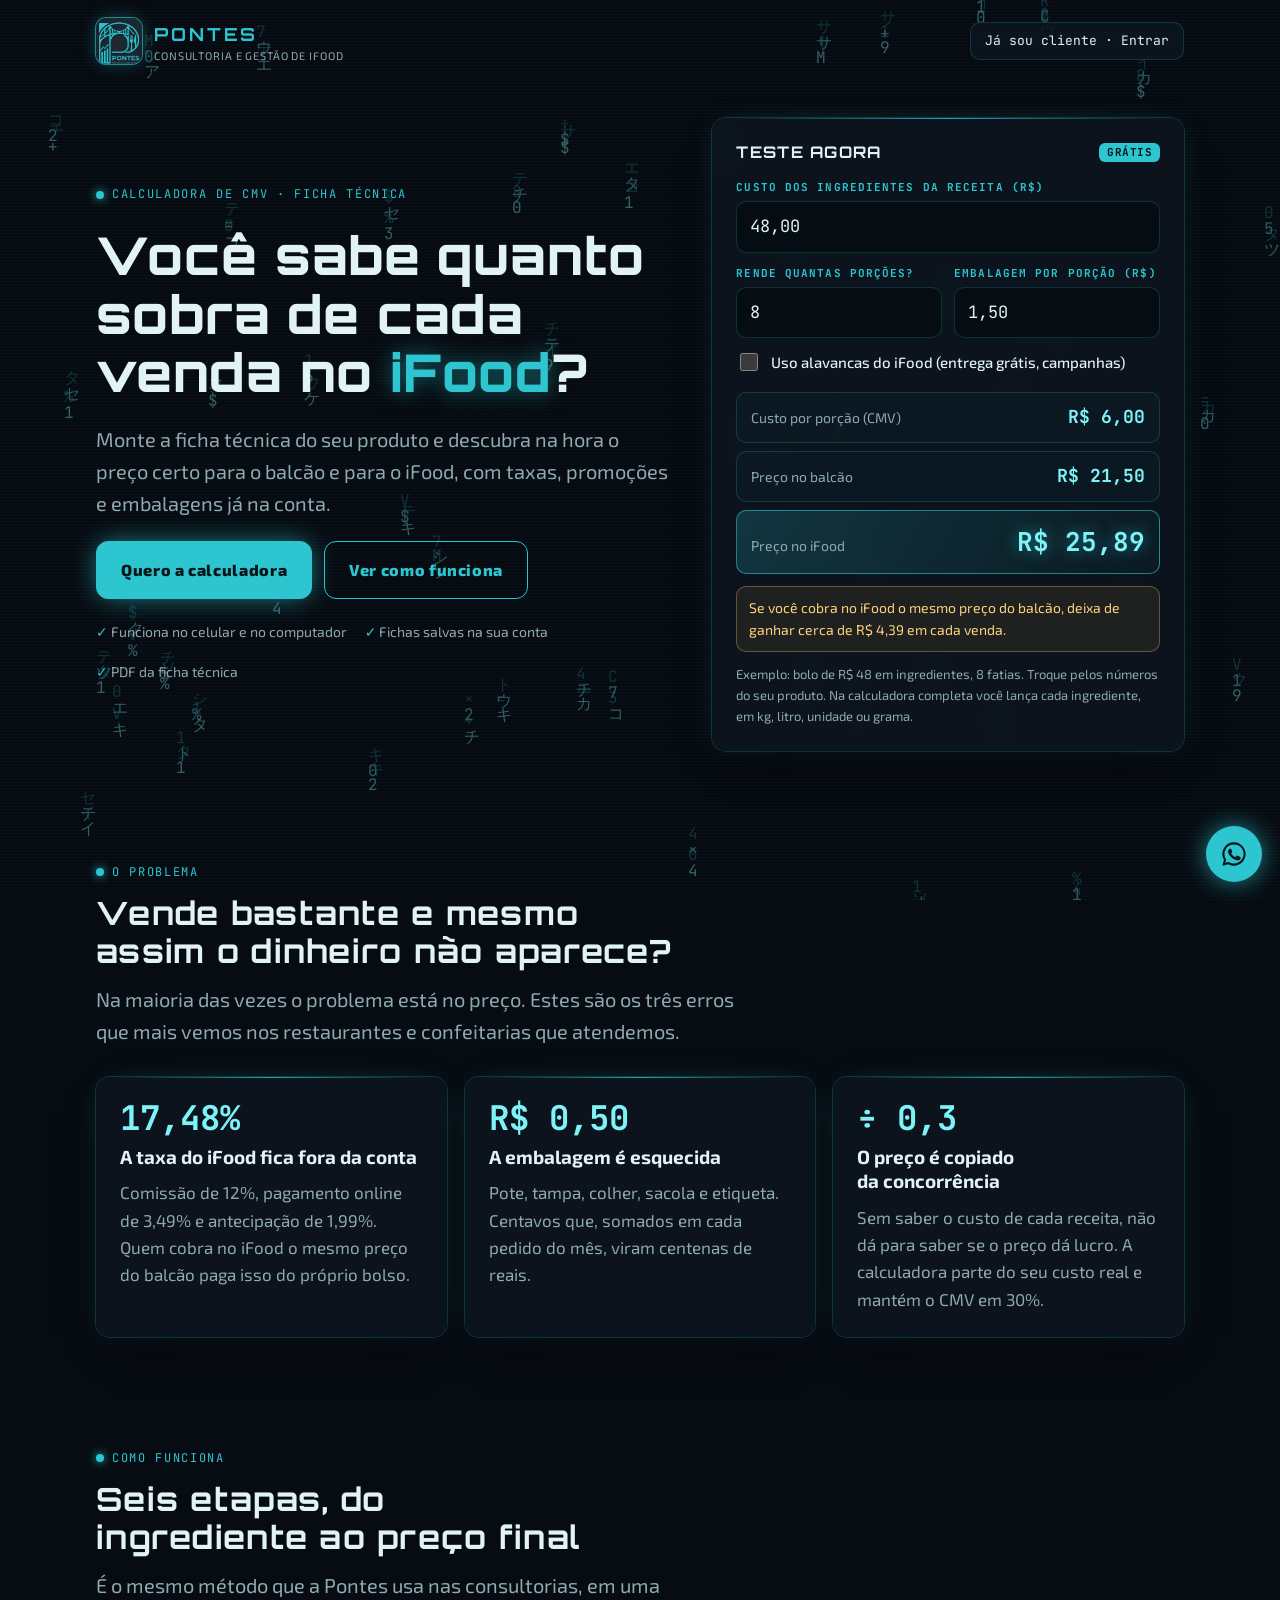
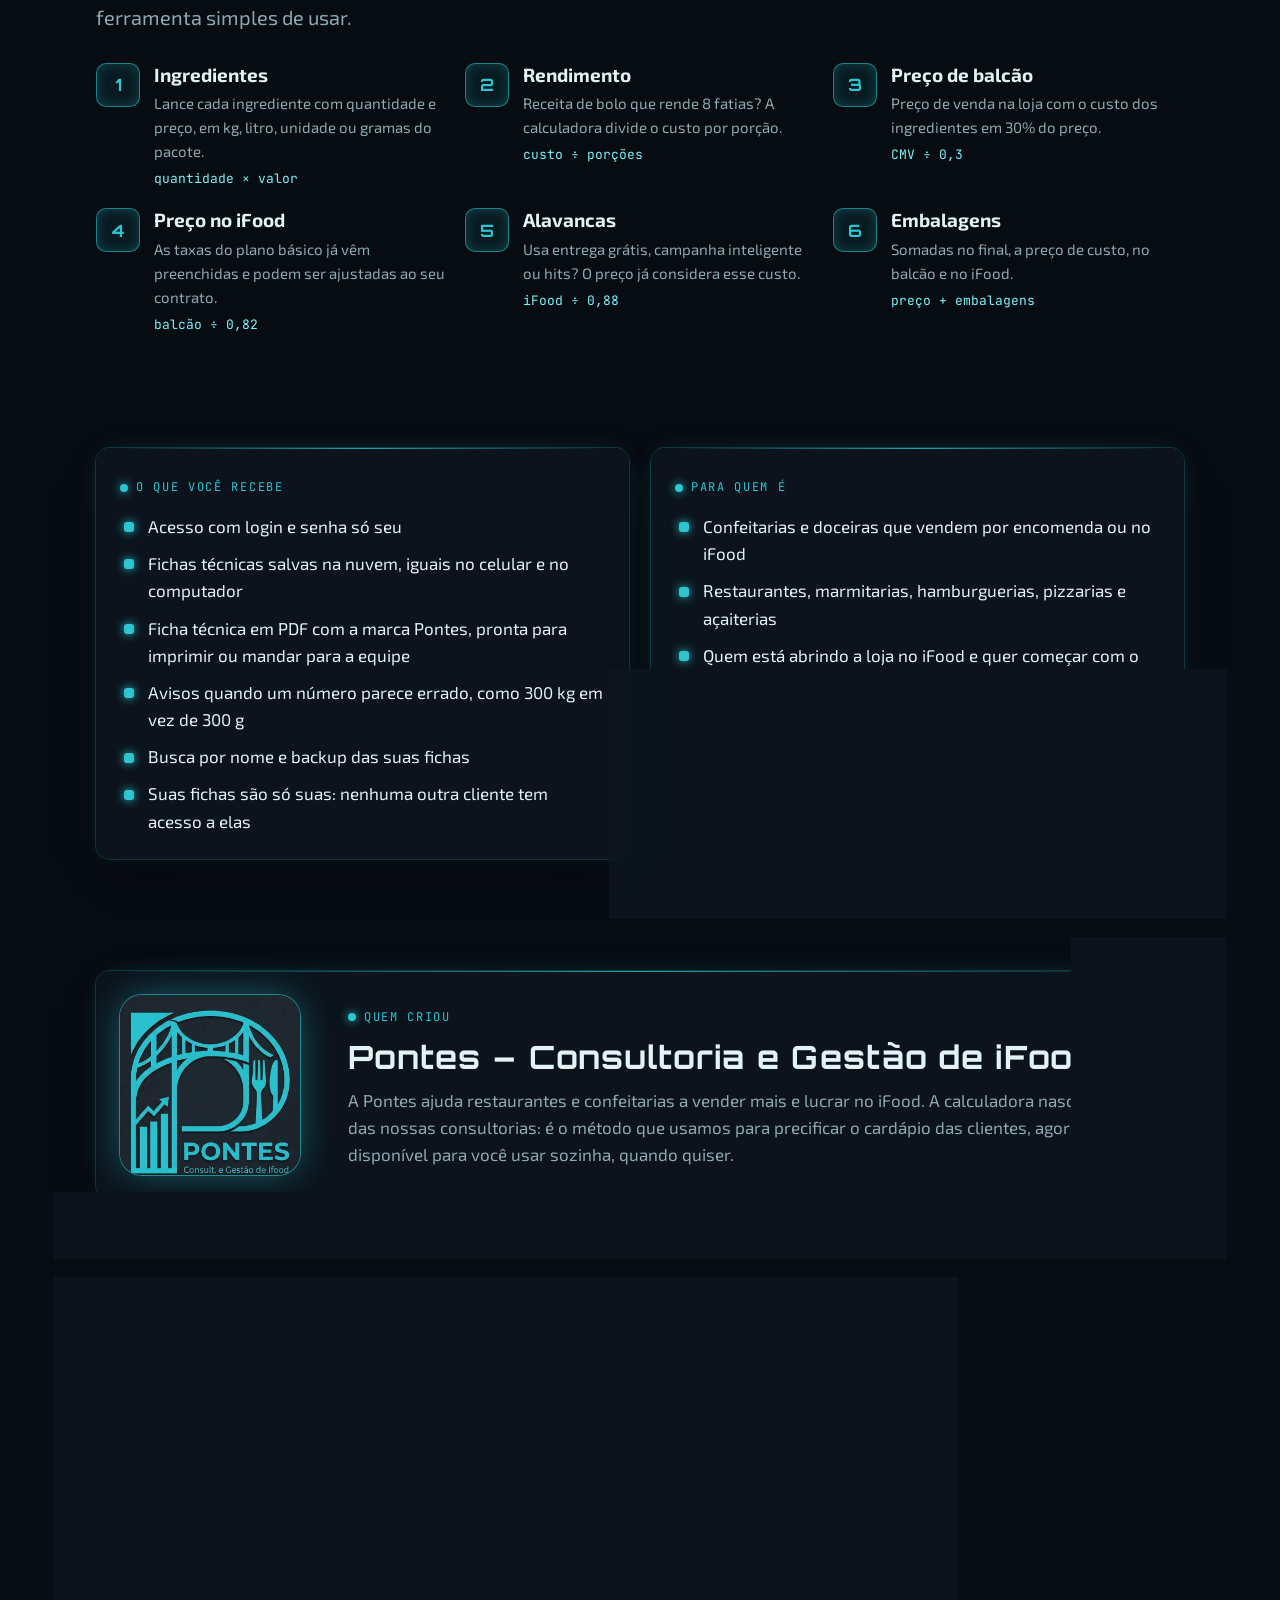
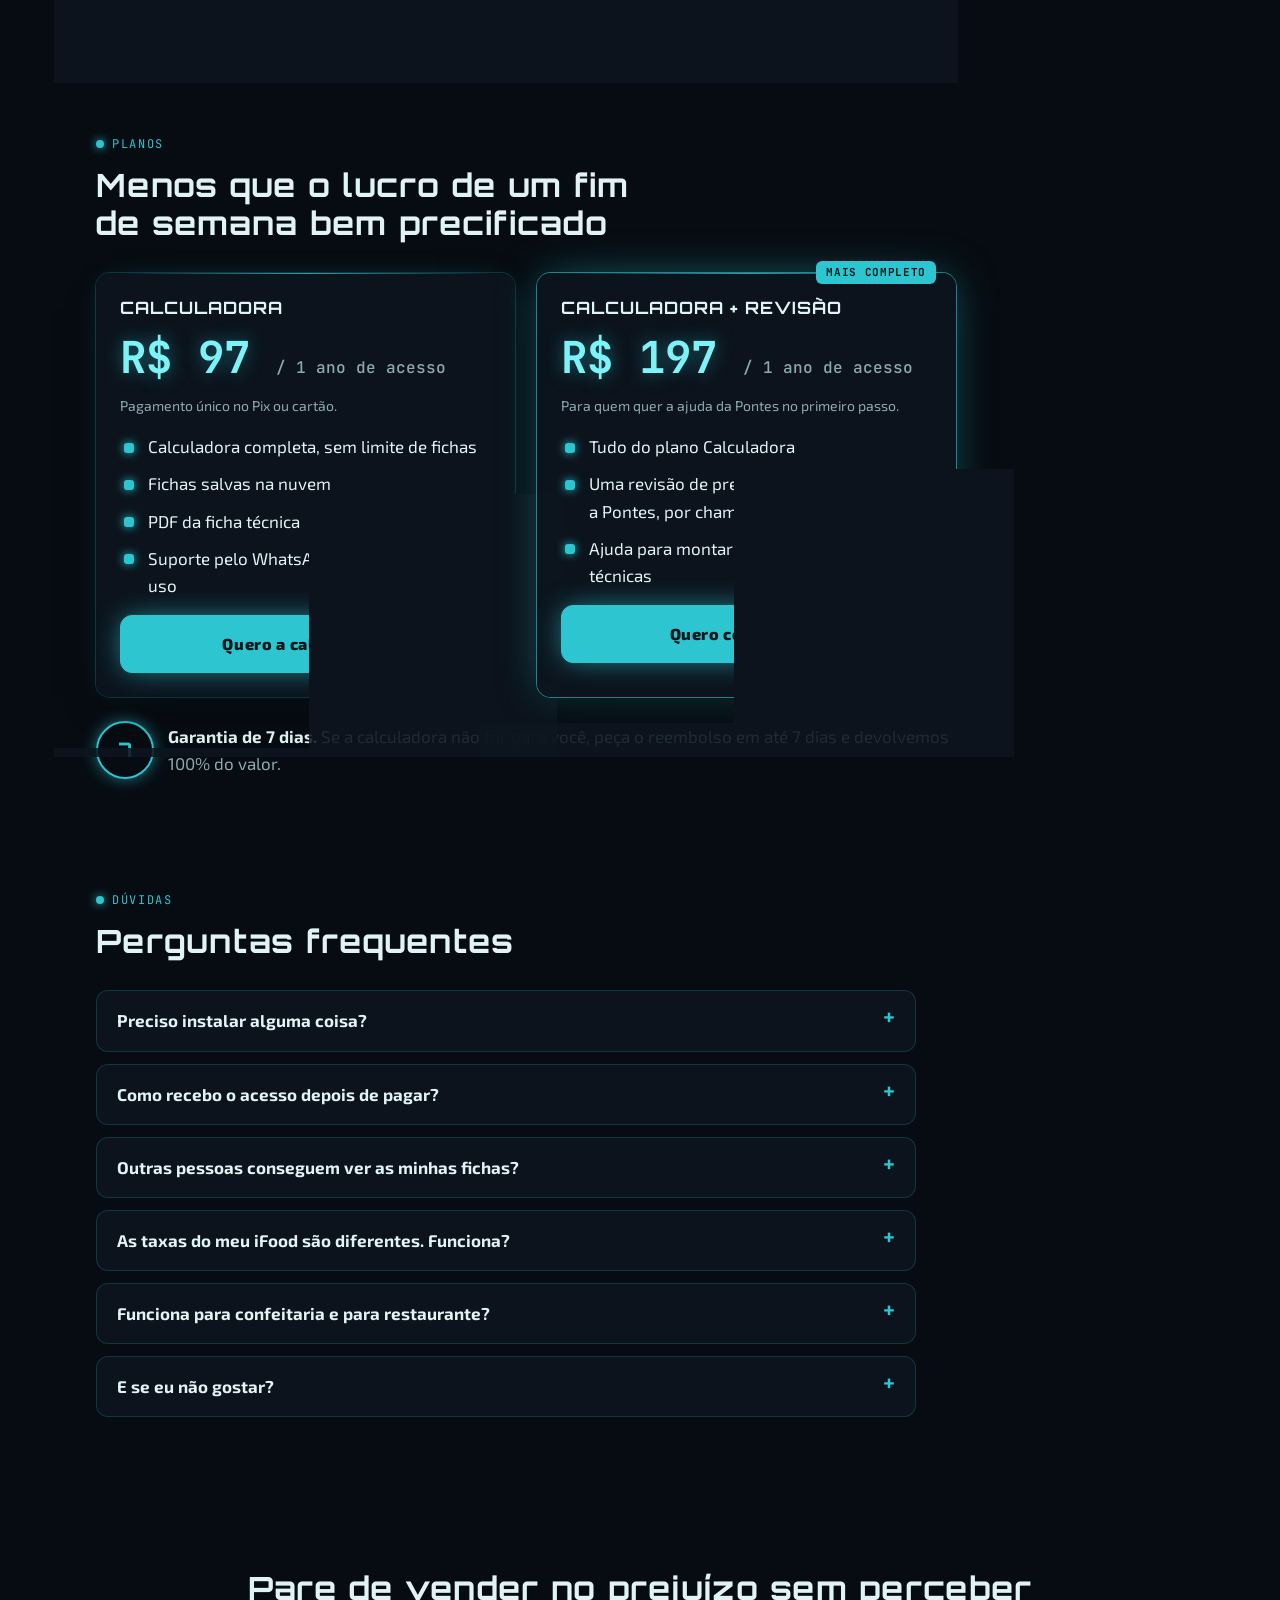
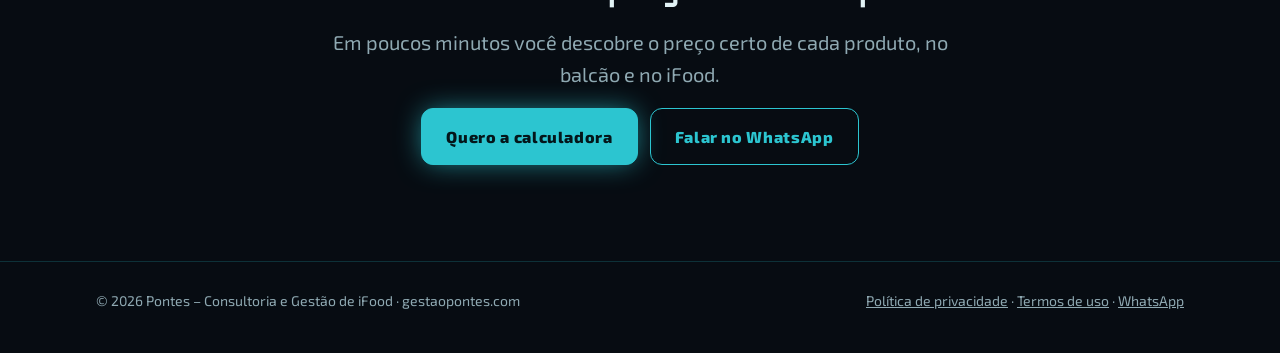
<file: index.html>
<!doctype html>
<html lang="pt-BR">
<head>
<meta charset="utf-8">
<meta name="viewport" content="width=device-width, initial-scale=1, viewport-fit=cover">
<title>Calculadora de CMV Pontes</title>
<meta name="claude:viewport-fit-sides" content="cover">
<meta name="description" content="Descubra o preço certo de cada produto no balcão e no iFood, com ficha técnica, taxas, alavancas e embalagens na conta. Criada pela Pontes – Consultoria e Gestão de iFood.">
<link rel="preconnect" href="https://fonts.googleapis.com">
<link rel="preconnect" href="https://fonts.gstatic.com" crossorigin>
<link href="https://fonts.googleapis.com/css2?family=Orbitron:wght@500;700;800&family=Exo+2:wght@400;500;600;700;800&family=JetBrains+Mono:wght@500;700&display=swap" rel="stylesheet">
<style>
/* Mesmo visual da calculadora: fundo escuro com código caindo, ciano Pontes, painéis com brilho. Página de coluna única com simulador no topo. */
:root{
  --bg:#070C12; --panel:rgba(13,22,31,.86); --cyan:#2CC5D0; --cyan-hi:#7DF3F8; --cyan-faint:rgba(44,197,208,.08);
  --line:rgba(44,197,208,.2); --line-hi:rgba(44,197,208,.6); --text:#E2F3F5; --muted:#8FA9B2; --ink:#04161A; --warn:#FFD27A;
  --glow:0 0 0 1px var(--line),0 18px 40px -18px rgba(0,0,0,.8),0 0 30px -12px rgba(44,197,208,.35);
  --display:'Orbitron','Exo 2',system-ui,sans-serif; --body:'Exo 2',system-ui,sans-serif; --mono:'JetBrains Mono',ui-monospace,monospace;
  color-scheme:dark;
}
*{box-sizing:border-box}
html{scroll-behavior:smooth}
body{margin:0;font-family:var(--body);font-size:17px;line-height:1.6;color:var(--text);background:var(--bg);overflow-x:hidden;
  background-image:radial-gradient(1200px 600px at 50% -10%,rgba(44,197,208,.16),transparent 60%)}
::selection{background:var(--cyan);color:var(--ink)}
a{color:var(--cyan)}
img{max-width:100%}
:focus-visible{outline:2px solid var(--cyan-hi);outline-offset:3px}
@media (prefers-reduced-motion:reduce){html{scroll-behavior:auto}*{animation:none!important;transition:none!important}}

#matrix{position:fixed;inset:0;width:100%;height:100%;z-index:0;pointer-events:none;opacity:.4}
.scan{position:fixed;inset:0;z-index:0;pointer-events:none;background:repeating-linear-gradient(0deg,rgba(255,255,255,.018) 0 1px,transparent 1px 3px)}
.page{position:relative;z-index:1}
.wrap{max-width:1120px;margin:0 auto;padding-left:max(16px,env(safe-area-inset-left,0px));padding-right:max(16px,env(safe-area-inset-right,0px))}

/* Topo */
.top{display:flex;align-items:center;justify-content:space-between;gap:12px;padding-block:18px;flex-wrap:wrap}
.brand{display:flex;align-items:center;gap:12px;text-decoration:none;color:var(--text)}
.mini-logo{width:46px;height:46px;border-radius:10px;overflow:hidden;position:relative;background:#1C2330;box-shadow:0 0 0 1px var(--line-hi),0 0 18px -4px rgba(44,197,208,.6)}
.mini-logo img{position:absolute;width:72px;height:72px;left:-13px;top:-11px;max-width:none}
.brand b{font-family:var(--display);letter-spacing:.16em;color:var(--cyan);font-size:18px}
.brand small{display:block;color:var(--muted);font-size:11px;letter-spacing:.08em;text-transform:uppercase;line-height:1.2}
.login{font-family:var(--mono);font-size:13px;text-decoration:none;border:1px solid var(--line);padding:8px 14px;border-radius:10px;color:var(--text);background:var(--panel)}
.login:hover{border-color:var(--line-hi)}

/* Títulos e texto */
h1,h2,h3{text-wrap:balance;margin:0}
h1{font-family:var(--display);font-weight:800;font-size:clamp(30px,5.2vw,52px);line-height:1.12;letter-spacing:.02em}
h1 em{font-style:normal;color:var(--cyan);text-shadow:0 0 22px rgba(44,197,208,.55)}
h2{font-family:var(--display);font-weight:700;font-size:clamp(22px,3.4vw,32px);letter-spacing:.04em;line-height:1.2}
h3{font-weight:700;font-size:19px;line-height:1.3}
p{margin:0}
.lead{font-size:clamp(17px,2vw,20px);color:var(--muted);max-width:56ch}
.eyebrow{font-family:var(--mono);font-size:12px;letter-spacing:.14em;text-transform:uppercase;color:var(--cyan);display:inline-flex;align-items:center;gap:8px}
.eyebrow::before{content:"";width:8px;height:8px;border-radius:50%;background:var(--cyan);box-shadow:0 0 10px var(--cyan);animation:pulse 1.6s infinite}
@keyframes pulse{50%{opacity:.25}}
.num{font-family:var(--mono);font-variant-numeric:tabular-nums}

/* Botões */
.btn{display:inline-flex;align-items:center;justify-content:center;gap:8px;border-radius:12px;padding:15px 24px;font-weight:800;font-size:16px;
  letter-spacing:.04em;text-decoration:none;cursor:pointer;border:1px solid var(--cyan);transition:.2s;font-family:var(--body);text-align:center}
.btn.primary{background:var(--cyan);color:var(--ink);box-shadow:0 0 28px -4px rgba(44,197,208,.75)}
.btn.primary:hover{background:var(--cyan-hi);box-shadow:0 0 36px -2px rgba(44,197,208,.9)}
.btn.ghost{background:transparent;color:var(--cyan)}
.btn.ghost:hover{background:var(--cyan-faint)}
.btns{display:flex;gap:12px;flex-wrap:wrap}

/* Seções */
section{padding-block:56px}
.sec-head{display:grid;gap:12px;margin-bottom:30px;max-width:720px}
.panel{background:var(--panel);border-radius:14px;box-shadow:var(--glow);padding:24px;position:relative;backdrop-filter:blur(8px);-webkit-backdrop-filter:blur(8px)}
.panel::before{content:"";position:absolute;left:24px;right:24px;top:0;height:1px;background:linear-gradient(90deg,transparent,var(--cyan),transparent);opacity:.8}

/* Hero */
.hero{display:grid;grid-template-columns:minmax(0,1.1fr) minmax(0,.9fr);gap:40px;align-items:center;padding-block:36px 56px}
.hero-copy{display:grid;gap:22px}
.proof{display:flex;gap:18px;flex-wrap:wrap;color:var(--muted);font-size:14px}
.proof span::before{content:"✓ ";color:var(--cyan);font-weight:800}
@media (max-width:900px){.hero{grid-template-columns:1fr}}

/* Simulador */
.sim h3{font-family:var(--display);font-size:16px;letter-spacing:.08em;text-transform:uppercase;display:flex;justify-content:space-between;gap:10px;align-items:center}
.sim .tag{font-family:var(--mono);font-size:11px;background:var(--cyan);color:var(--ink);padding:2px 8px;border-radius:6px;letter-spacing:.04em}
.fields{display:grid;grid-template-columns:1fr 1fr;gap:12px;margin-top:16px}
.field{display:grid;gap:5px;min-width:0}
.field.full{grid-column:1/-1}
label{font-family:var(--mono);font-size:11px;font-weight:700;letter-spacing:.1em;text-transform:uppercase;color:var(--cyan)}
.input{width:100%;padding:11px 13px;border:1px solid var(--line);border-radius:10px;background:rgba(4,12,18,.75);color:var(--text);font:inherit;font-family:var(--mono);outline:none}
.input:focus{border-color:var(--cyan);box-shadow:0 0 0 3px rgba(44,197,208,.18)}
.check{display:flex;gap:10px;align-items:center;font-family:var(--body);font-size:15px;letter-spacing:0;text-transform:none;color:var(--text);font-weight:500;cursor:pointer}
.check input{width:18px;height:18px;accent-color:var(--cyan)}
.results{display:grid;gap:8px;margin-top:18px}
.res{display:flex;justify-content:space-between;align-items:baseline;gap:12px;padding:10px 14px;border:1px solid var(--line);border-radius:10px;background:rgba(44,197,208,.03)}
.res span{color:var(--muted);font-size:14px}
.res strong{font-family:var(--mono);font-variant-numeric:tabular-nums;font-size:18px;color:var(--cyan-hi);white-space:nowrap}
.res.main{background:linear-gradient(120deg,rgba(44,197,208,.2),rgba(44,197,208,.04));border-color:var(--line-hi)}
.res.main strong{font-size:26px;text-shadow:0 0 16px rgba(44,197,208,.6)}
.sim-note{margin-top:12px;font-size:13px;color:var(--muted)}
.sim-alert{margin-top:12px;font-size:14px;color:var(--warn);background:rgba(255,200,87,.08);border:1px solid rgba(255,210,122,.3);border-radius:10px;padding:10px 12px}

/* Dores */
.pains{display:grid;grid-template-columns:repeat(3,minmax(0,1fr));gap:18px}
.pain{display:grid;gap:10px;align-content:start}
.pain .big{font-family:var(--mono);font-size:34px;color:var(--cyan-hi);font-weight:700;line-height:1}
.pain p{color:var(--muted)}
@media (max-width:820px){.pains{grid-template-columns:1fr}}

/* Etapas */
.steps{display:grid;grid-template-columns:repeat(3,minmax(0,1fr));gap:18px;counter-reset:s;list-style:none;padding:0;margin:0}
.steps li{display:grid;grid-template-columns:44px minmax(0,1fr);gap:14px;align-items:start}
.steps .n{width:44px;height:44px;border-radius:10px;border:1px solid var(--line-hi);background:var(--cyan-faint);color:var(--cyan);display:grid;place-items:center;
  font-family:var(--display);font-weight:700;box-shadow:inset 0 0 12px rgba(44,197,208,.25)}
.steps p{color:var(--muted);font-size:15px;margin-top:4px}
.formula{font-family:var(--mono);font-size:13px;color:var(--cyan-hi);margin-top:6px;display:block}
@media (max-width:900px){.steps{grid-template-columns:repeat(2,minmax(0,1fr))}}
@media (max-width:600px){.steps{grid-template-columns:1fr}}

/* Entregas e público */
.two{display:grid;grid-template-columns:minmax(0,1fr) minmax(0,1fr);gap:22px}
@media (max-width:820px){.two{grid-template-columns:1fr}}
.list{list-style:none;padding:0;margin:14px 0 0;display:grid;gap:10px}
.list li{padding-left:28px;position:relative}
.list li::before{content:"";position:absolute;left:4px;top:.55em;width:10px;height:10px;border-radius:3px;background:var(--cyan);box-shadow:0 0 10px var(--cyan)}
.list.no li::before{background:transparent;border:1px solid var(--muted);box-shadow:none}

/* Sobre */
.about{display:grid;grid-template-columns:200px minmax(0,1fr);gap:28px;align-items:center}
.logo-big{width:180px;height:180px;border-radius:22px;overflow:hidden;position:relative;background:#1C2330;box-shadow:0 0 0 1px var(--line-hi),0 0 40px -6px rgba(44,197,208,.55)}
.logo-big img{position:absolute;width:284px;height:284px;left:-52px;top:-45px;max-width:none}
.about p{color:var(--muted);margin-top:10px}
@media (max-width:700px){.about{grid-template-columns:1fr}}

/* Depoimento */
.quote{display:grid;gap:16px;max-width:820px;margin:0}
.quote blockquote{margin:0;font-size:clamp(19px,2.4vw,24px);line-height:1.5;font-weight:500;padding-left:22px;border-left:2px solid var(--cyan)}
.quote blockquote::before{content:"“";display:block;font-family:var(--display);font-size:56px;line-height:.6;color:var(--cyan);margin-bottom:8px}
.quote cite{font-style:normal;font-family:var(--mono);font-size:13px;letter-spacing:.08em;text-transform:uppercase;color:var(--cyan)}
.quote cite span{color:var(--muted);text-transform:none;letter-spacing:0;font-family:var(--body);font-size:14px;margin-left:8px}

/* Preços */
.plans{display:grid;grid-template-columns:repeat(2,minmax(0,1fr));gap:22px;max-width:860px}
.plan{display:grid;gap:16px;align-content:start}
.plan.best{box-shadow:0 0 0 1px var(--line-hi),0 18px 40px -18px rgba(0,0,0,.8),0 0 44px -8px rgba(44,197,208,.55)}
.plan .ribbon{position:absolute;top:-12px;right:20px;background:var(--cyan);color:var(--ink);font-family:var(--mono);font-size:11px;font-weight:700;padding:3px 10px;border-radius:6px;letter-spacing:.06em}
.plan h3{font-family:var(--display);letter-spacing:.06em;text-transform:uppercase;font-size:17px}
.price{font-family:var(--mono);font-size:44px;font-weight:700;color:var(--cyan-hi);line-height:1;text-shadow:0 0 18px rgba(44,197,208,.5)}
.price small{font-size:16px;color:var(--muted);font-weight:500;text-shadow:none}
.plan .sub{color:var(--muted);font-size:14px}
.plan .list{margin:0}
.guarantee{display:flex;gap:14px;align-items:center;margin-top:24px;max-width:860px;color:var(--muted)}
.guarantee .seal{flex:none;width:58px;height:58px;border-radius:50%;border:2px solid var(--cyan);display:grid;place-items:center;font-family:var(--display);color:var(--cyan);font-weight:800;font-size:20px;box-shadow:0 0 18px -4px var(--cyan)}
@media (max-width:760px){.plans{grid-template-columns:1fr}}

/* FAQ */
.faq{display:grid;gap:12px;max-width:820px}
details{background:var(--panel);border:1px solid var(--line);border-radius:12px;padding:16px 20px}
details[open]{border-color:var(--line-hi)}
summary{cursor:pointer;font-weight:700;list-style:none;display:flex;justify-content:space-between;gap:12px}
summary::-webkit-details-marker{display:none}
summary::after{content:"+";font-family:var(--mono);color:var(--cyan);font-size:20px;line-height:1}
details[open] summary::after{content:"−"}
details p{color:var(--muted);margin-top:10px}

/* Final */
.final{text-align:center;display:grid;gap:18px;justify-items:center;padding-block:40px}
.final .lead{margin:0 auto}
footer{border-top:1px solid var(--line);padding-block:28px 40px;color:var(--muted);font-size:14px}
.foot{display:flex;justify-content:space-between;gap:16px;flex-wrap:wrap}
.foot a{color:var(--muted)}

/* Botão fixo de WhatsApp */
.wa{position:fixed;right:calc(18px + env(safe-area-inset-right,0px));bottom:calc(18px + env(safe-area-inset-bottom,0px));z-index:5;width:56px;height:56px;border-radius:50%;
  background:var(--cyan);color:var(--ink);display:grid;place-items:center;box-shadow:0 0 26px -2px rgba(44,197,208,.8);text-decoration:none}
.wa svg{width:28px;height:28px}
</style>
</head>
<body>
<canvas id="matrix" aria-hidden="true"></canvas>
<div class="scan" aria-hidden="true"></div>

<div class="page">
<div class="wrap">
  <div class="top">
    <a class="brand" href="#">
      <span class="mini-logo"><img src="assets/pontes-logo.webp" alt=""></span>
      <span><b>PONTES</b><small>Consultoria e Gestão de iFood</small></span>
    </a>
    <a class="login" id="loginLink" href="/calculadora/">Já sou cliente · Entrar</a>
  </div>

  <!-- HERO + simulador -->
  <div class="hero">
    <div class="hero-copy">
      <span class="eyebrow">Calculadora de CMV · Ficha técnica</span>
      <h1>Você sabe quanto sobra de cada venda no <em>iFood</em>?</h1>
      <p class="lead">Monte a ficha técnica do seu produto e descubra na hora o preço certo para o balcão e para o iFood, com taxas, promoções e embalagens já na conta.</p>
      <div class="btns">
        <a class="btn primary" href="#precos">Quero a calculadora</a>
        <a class="btn ghost" href="#como-funciona">Ver como funciona</a>
      </div>
      <div class="proof"><span>Funciona no celular e no computador</span><span>Fichas salvas na sua conta</span><span>PDF da ficha técnica</span></div>
    </div>

    <form class="panel sim" id="sim" autocomplete="off" onsubmit="return false">
      <h3>Teste agora <span class="tag">GRÁTIS</span></h3>
      <div class="fields">
        <div class="field full">
          <label for="sCusto">Custo dos ingredientes da receita (R$)</label>
          <input class="input" id="sCusto" inputmode="decimal" value="48,00">
        </div>
        <div class="field">
          <label for="sPorc">Rende quantas porções?</label>
          <input class="input" id="sPorc" inputmode="numeric" value="8">
        </div>
        <div class="field">
          <label for="sEmb">Embalagem por porção (R$)</label>
          <input class="input" id="sEmb" inputmode="decimal" value="1,50">
        </div>
        <div class="field full">
          <label class="check" for="sAlav"><input type="checkbox" id="sAlav"> Uso alavancas do iFood (entrega grátis, campanhas)</label>
        </div>
      </div>
      <div class="results" aria-live="polite">
        <div class="res"><span>Custo por porção (CMV)</span><strong id="rCmv">–</strong></div>
        <div class="res"><span>Preço no balcão</span><strong id="rBalcao">–</strong></div>
        <div class="res main"><span>Preço no iFood</span><strong id="rIfood">–</strong></div>
      </div>
      <p class="sim-alert" id="rAlert" hidden></p>
      <p class="sim-note">Exemplo: bolo de R$ 48 em ingredientes, 8 fatias. Troque pelos números do seu produto. Na calculadora completa você lança cada ingrediente, em kg, litro, unidade ou grama.</p>
    </form>
  </div>
</div>

<!-- Dores -->
<section>
  <div class="wrap">
    <div class="sec-head">
      <span class="eyebrow">O problema</span>
      <h2>Vende bastante e mesmo assim o dinheiro não aparece?</h2>
      <p class="lead">Na maioria das vezes o problema está no preço. Estes são os três erros que mais vemos nos restaurantes e confeitarias que atendemos.</p>
    </div>
    <div class="pains">
      <div class="panel pain"><span class="big">17,48%</span><h3>A taxa do iFood fica fora da conta</h3><p>Comissão de 12%, pagamento online de 3,49% e antecipação de 1,99%. Quem cobra no iFood o mesmo preço do balcão paga isso do próprio bolso.</p></div>
      <div class="panel pain"><span class="big">R$ 0,50</span><h3>A embalagem é esquecida</h3><p>Pote, tampa, colher, sacola e etiqueta. Centavos que, somados em cada pedido do mês, viram centenas de reais.</p></div>
      <div class="panel pain"><span class="big">÷ 0,3</span><h3>O preço é copiado da concorrência</h3><p>Sem saber o custo de cada receita, não dá para saber se o preço dá lucro. A calculadora parte do seu custo real e mantém o CMV em 30%.</p></div>
    </div>
  </div>
</section>

<!-- Como funciona -->
<section id="como-funciona">
  <div class="wrap">
    <div class="sec-head">
      <span class="eyebrow">Como funciona</span>
      <h2>Seis etapas, do ingrediente ao preço final</h2>
      <p class="lead">É o mesmo método que a Pontes usa nas consultorias, em uma ferramenta simples de usar.</p>
    </div>
    <ol class="steps">
      <li><span class="n">1</span><div><h3>Ingredientes</h3><p>Lance cada ingrediente com quantidade e preço, em kg, litro, unidade ou gramas do pacote.</p><span class="formula">quantidade × valor</span></div></li>
      <li><span class="n">2</span><div><h3>Rendimento</h3><p>Receita de bolo que rende 8 fatias? A calculadora divide o custo por porção.</p><span class="formula">custo ÷ porções</span></div></li>
      <li><span class="n">3</span><div><h3>Preço de balcão</h3><p>Preço de venda na loja com o custo dos ingredientes em 30% do preço.</p><span class="formula">CMV ÷ 0,3</span></div></li>
      <li><span class="n">4</span><div><h3>Preço no iFood</h3><p>As taxas do plano básico já vêm preenchidas e podem ser ajustadas ao seu contrato.</p><span class="formula">balcão ÷ 0,82</span></div></li>
      <li><span class="n">5</span><div><h3>Alavancas</h3><p>Usa entrega grátis, campanha inteligente ou hits? O preço já considera esse custo.</p><span class="formula">iFood ÷ 0,88</span></div></li>
      <li><span class="n">6</span><div><h3>Embalagens</h3><p>Somadas no final, a preço de custo, no balcão e no iFood.</p><span class="formula">preço + embalagens</span></div></li>
    </ol>
  </div>
</section>

<!-- Entregas e público -->
<section>
  <div class="wrap two">
    <div class="panel">
      <span class="eyebrow">O que você recebe</span>
      <ul class="list">
        <li>Acesso com login e senha só seu</li>
        <li>Fichas técnicas salvas na nuvem, iguais no celular e no computador</li>
        <li>Ficha técnica em PDF com a marca Pontes, pronta para imprimir ou mandar para a equipe</li>
        <li>Avisos quando um número parece errado, como 300 kg em vez de 300 g</li>
        <li>Busca por nome e backup das suas fichas</li>
        <li>Suas fichas são só suas: nenhuma outra cliente tem acesso a elas</li>
      </ul>
    </div>
    <div class="panel">
      <span class="eyebrow">Para quem é</span>
      <ul class="list">
        <li>Confeitarias e doceiras que vendem por encomenda ou no iFood</li>
        <li>Restaurantes, marmitarias, hamburguerias, pizzarias e açaiterias</li>
        <li>Quem está abrindo a loja no iFood e quer começar com o preço certo</li>
        <li>Quem já vende e sente que o lucro não aparece no fim do mês</li>
      </ul>
      <ul class="list no">
        <li>Não é um sistema de caixa ou de estoque. É a ferramenta para acertar o preço de cada produto.</li>
      </ul>
    </div>
  </div>
</section>

<!-- Sobre -->
<section>
  <div class="wrap">
    <div class="panel about">
      <div class="logo-big"><img src="assets/pontes-logo.webp" alt="Logo da Pontes Consultoria e Gestão de iFood"></div>
      <div>
        <span class="eyebrow">Quem criou</span>
        <h2 style="margin-top:10px">Pontes – Consultoria e Gestão de iFood</h2>
        <p>A Pontes ajuda restaurantes e confeitarias a vender mais e lucrar no iFood. A calculadora nasceu dentro das nossas consultorias: é o método que usamos para precificar o cardápio das clientes, agora disponível para você usar sozinha, quando quiser.</p>
      </div>
    </div>
  </div>
</section>

<!-- Depoimento -->
<section>
  <div class="wrap">
    <figure class="panel quote">
      <span class="eyebrow">Quem já usa</span>
      <blockquote>A Calculadora é excelente, muito boa mesmo, me deu uma clareza em saber quanto custa cada um dos meus produtos, além de eu conseguir guardar todas as minhas fichas técnicas após preenchidas.</blockquote>
      <figcaption><cite>Mais Doce por Amor<span>Confeitaria</span></cite></figcaption>
    </figure>
  </div>
</section>

<!-- Preços -->
<section id="precos">
  <div class="wrap">
    <div class="sec-head">
      <span class="eyebrow">Planos</span>
      <h2>Menos que o lucro de um fim de semana bem precificado</h2>
    </div>
    <div class="plans">
      <div class="panel plan">
        <h3>Calculadora</h3>
        <div class="price">R$ 97 <small>/ 1 ano de acesso</small></div>
        <p class="sub">Pagamento único no Pix ou cartão.</p>
        <ul class="list">
          <li>Calculadora completa, sem limite de fichas</li>
          <li>Fichas salvas na nuvem</li>
          <li>PDF da ficha técnica</li>
          <li>Suporte pelo WhatsApp para dúvidas de uso</li>
        </ul>
        <a class="btn primary buy" data-plan="calculadora" href="#precos">Quero a calculadora</a>
      </div>
      <div class="panel plan best">
        <span class="ribbon">MAIS COMPLETO</span>
        <h3>Calculadora + Revisão</h3>
        <div class="price">R$ 197 <small>/ 1 ano de acesso</small></div>
        <p class="sub">Para quem quer a ajuda da Pontes no primeiro passo.</p>
        <ul class="list">
          <li>Tudo do plano Calculadora</li>
          <li>Uma revisão de preços do seu cardápio com a Pontes, por chamada de vídeo</li>
          <li>Ajuda para montar as primeiras fichas técnicas</li>
        </ul>
        <a class="btn primary buy" data-plan="revisao" href="#precos">Quero com revisão</a>
      </div>
    </div>
    <div class="guarantee">
      <span class="seal">7</span>
      <p><b style="color:var(--text)">Garantia de 7 dias.</b> Se a calculadora não for para você, peça o reembolso em até 7 dias e devolvemos 100% do valor.</p>
    </div>
  </div>
</section>

<!-- FAQ -->
<section>
  <div class="wrap">
    <div class="sec-head">
      <span class="eyebrow">Dúvidas</span>
      <h2>Perguntas frequentes</h2>
    </div>
    <div class="faq">
      <details><summary>Preciso instalar alguma coisa?</summary><p>Não. A calculadora abre no navegador do celular ou do computador. Você entra com seu e-mail e senha e suas fichas aparecem nos dois.</p></details>
      <details><summary>Como recebo o acesso depois de pagar?</summary><p>Em até 1 dia útil você recebe um e-mail para criar sua senha, e já pode começar a usar.</p></details>
      <details><summary>Outras pessoas conseguem ver as minhas fichas?</summary><p>Não. Cada conta vê somente as próprias fichas técnicas. Suas receitas e custos ficam protegidos.</p></details>
      <details><summary>As taxas do meu iFood são diferentes. Funciona?</summary><p>Sim. A calculadora vem com as taxas do plano básico do iFood, e você pode trocar pelos percentuais do seu contrato.</p></details>
      <details><summary>Funciona para confeitaria e para restaurante?</summary><p>Sim. Serve para qualquer produto feito com ingredientes: bolos, doces, salgados, marmitas, lanches, pizzas e açaí.</p></details>
      <details><summary>E se eu não gostar?</summary><p>Você tem 7 dias de garantia. É só pedir o reembolso pelo WhatsApp que devolvemos o valor inteiro.</p></details>
    </div>
  </div>
</section>

<!-- Chamada final -->
<section>
  <div class="wrap final">
    <h2>Pare de vender no prejuízo sem perceber</h2>
    <p class="lead">Em poucos minutos você descobre o preço certo de cada produto, no balcão e no iFood.</p>
    <div class="btns" style="justify-content:center">
      <a class="btn primary" href="#precos">Quero a calculadora</a>
      <a class="btn ghost wa-link" href="#precos">Falar no WhatsApp</a>
    </div>
  </div>
</section>

<footer>
  <div class="wrap foot">
    <span>© <span id="ano">2026</span> Pontes – Consultoria e Gestão de iFood · gestaopontes.com</span>
    <span class="foot-links"><a href="/privacidade/">Política de privacidade</a> · <a href="/termos/">Termos de uso</a> · <a href="#precos" class="wa-link">WhatsApp</a></span>
  </div>
</footer>
</div>

<a class="wa wa-link" href="#precos" aria-label="Falar com a Pontes no WhatsApp">
  <svg viewBox="0 0 24 24" fill="currentColor" aria-hidden="true"><path d="M12 2a10 10 0 0 0-8.6 15.1L2 22l5-1.3A10 10 0 1 0 12 2Zm0 18.2a8.2 8.2 0 0 1-4.2-1.2l-.3-.2-3 .8.8-2.9-.2-.3A8.2 8.2 0 1 1 12 20.2Zm4.5-6.1c-.2-.1-1.5-.7-1.7-.8s-.4-.1-.6.1-.7.8-.8 1-.3.2-.5.1a6.7 6.7 0 0 1-3.3-2.9c-.3-.4.3-.4.8-1.4.1-.2 0-.3 0-.4l-.8-1.8c-.2-.5-.4-.4-.6-.4h-.5a1 1 0 0 0-.7.3 3 3 0 0 0-.9 2.2 5.2 5.2 0 0 0 1.1 2.7 11.8 11.8 0 0 0 4.5 4c1.7.7 2.3.8 3.2.6a2.7 2.7 0 0 0 1.8-1.2 2.2 2.2 0 0 0 .2-1.3c-.1-.1-.2-.2-.4-.3Z"/></svg>
</a>

<script>
// ---------- Configuração: preencha aqui ----------
const WHATSAPP = '5543999643651'; // só números, com DDI e DDD
const CHECKOUT = {          // links de pagamento (Kiwify, Hotmart, Mercado Pago...)
  calculadora: '',
  revisao: ''
};

(() => {
  const $ = s => document.querySelector(s);
  $('#ano').textContent = new Date().getFullYear();

  // Links: sem checkout, o botão abre o WhatsApp; sem WhatsApp, fica em "Planos".
  const waUrl = msg => WHATSAPP ? `https://wa.me/${WHATSAPP}?text=${encodeURIComponent(msg)}` : '#precos';
  document.querySelectorAll('.wa-link').forEach(a => {
    a.href = waUrl('Olá! Quero saber mais sobre a Calculadora de CMV da Pontes.');
    if (WHATSAPP) a.target = '_blank';
  });
  document.querySelectorAll('.buy').forEach(a => {
    const plano = a.dataset.plan === 'revisao' ? 'Calculadora + Revisão (R$ 197)' : 'Calculadora (R$ 97)';
    a.href = CHECKOUT[a.dataset.plan] || waUrl(`Olá! Quero comprar o plano ${plano}.`);
    if (a.href.startsWith('http')) a.target = '_blank';
  });

  // ---------- Simulador (mesmas regras da calculadora) ----------
  const num = s => { const v = parseFloat(String(s).replace(/\./g, '').replace(',', '.')); return isFinite(v) ? v : 0; };
  const brl = v => v.toLocaleString('pt-BR', { style: 'currency', currency: 'BRL' });
  function calc() {
    const custo = Math.max(0, num($('#sCusto').value));
    const porc = Math.max(1, Math.floor(num($('#sPorc').value)) || 1);
    const emb = Math.max(0, num($('#sEmb').value));
    const cmv = custo / porc;
    const balcao = cmv / 0.3;
    let ifood = balcao / 0.82;
    if ($('#sAlav').checked) ifood /= 0.88;
    const ok = custo > 0;
    $('#rCmv').textContent = ok ? brl(cmv) : '–';
    $('#rBalcao').textContent = ok ? brl(balcao + emb) : '–';
    $('#rIfood').textContent = ok ? brl(ifood + emb) : '–';
    const al = $('#rAlert');
    if (ok) {
      const perda = (ifood + emb) - (balcao + emb);
      al.textContent = `Se você cobra no iFood o mesmo preço do balcão, deixa de ganhar cerca de ${brl(perda)} em cada venda.`;
      al.hidden = false;
    } else al.hidden = true;
  }
  ['#sCusto', '#sPorc', '#sEmb', '#sAlav'].forEach(id => $(id).addEventListener('input', calc));
  calc();
})();

// ---------- Fundo "Matrix" (o mesmo da calculadora) ----------
(() => {
  const cv = document.getElementById('matrix'), ctx = cv.getContext('2d');
  const chars = '0123456789R$%÷×+=CMV0101アイウエオカキクケコサシスセソタチツテト';
  const reduce = window.matchMedia('(prefers-reduced-motion: reduce)').matches;
  let cols = [], fs = 16, w = 0, h = 0, last = 0;
  function resize() {
    const dpr = Math.min(window.devicePixelRatio || 1, 2);
    w = innerWidth; h = innerHeight; fs = w < 600 ? 13 : 16;
    cv.width = w * dpr; cv.height = h * dpr; ctx.setTransform(dpr, 0, 0, dpr, 0, 0);
    const n = Math.ceil(w / fs);
    cols = Array.from({ length: n }, (_, i) => cols[i] ?? { y: Math.random() * h * 1.5 - h * 0.5, v: 0.5 + Math.random() * 0.9 });
    ctx.fillStyle = '#070C12'; ctx.fillRect(0, 0, w, h);
  }
  function frame(t) {
    requestAnimationFrame(frame);
    if (document.hidden || t - last < 50) return;
    last = t;
    ctx.fillStyle = 'rgba(7,12,18,0.07)'; ctx.fillRect(0, 0, w, h);
    ctx.font = `${fs}px "JetBrains Mono", monospace`;
    cols.forEach((c, i) => {
      const x = i * fs;
      ctx.fillStyle = 'rgba(125,243,248,0.9)'; ctx.fillText(chars[(Math.random() * chars.length) | 0], x, c.y);
      ctx.fillStyle = 'rgba(44,197,208,0.55)'; ctx.fillText(chars[(Math.random() * chars.length) | 0], x, c.y - fs);
      c.y += fs * c.v;
      if (c.y > h + fs && Math.random() > 0.95) { c.y = Math.random() * -200; c.v = 0.5 + Math.random() * 0.9; }
    });
  }
  resize(); addEventListener('resize', resize);
  if (reduce) {
    ctx.font = `${fs}px monospace`; ctx.fillStyle = 'rgba(44,197,208,0.25)';
    cols.forEach((c, i) => { for (let y = (i * 37) % 120; y < h; y += fs * 3) ctx.fillText(chars[(i + y) % chars.length], i * fs, y); });
  } else requestAnimationFrame(frame);
})();
</script>
</body>
</html>
</file>
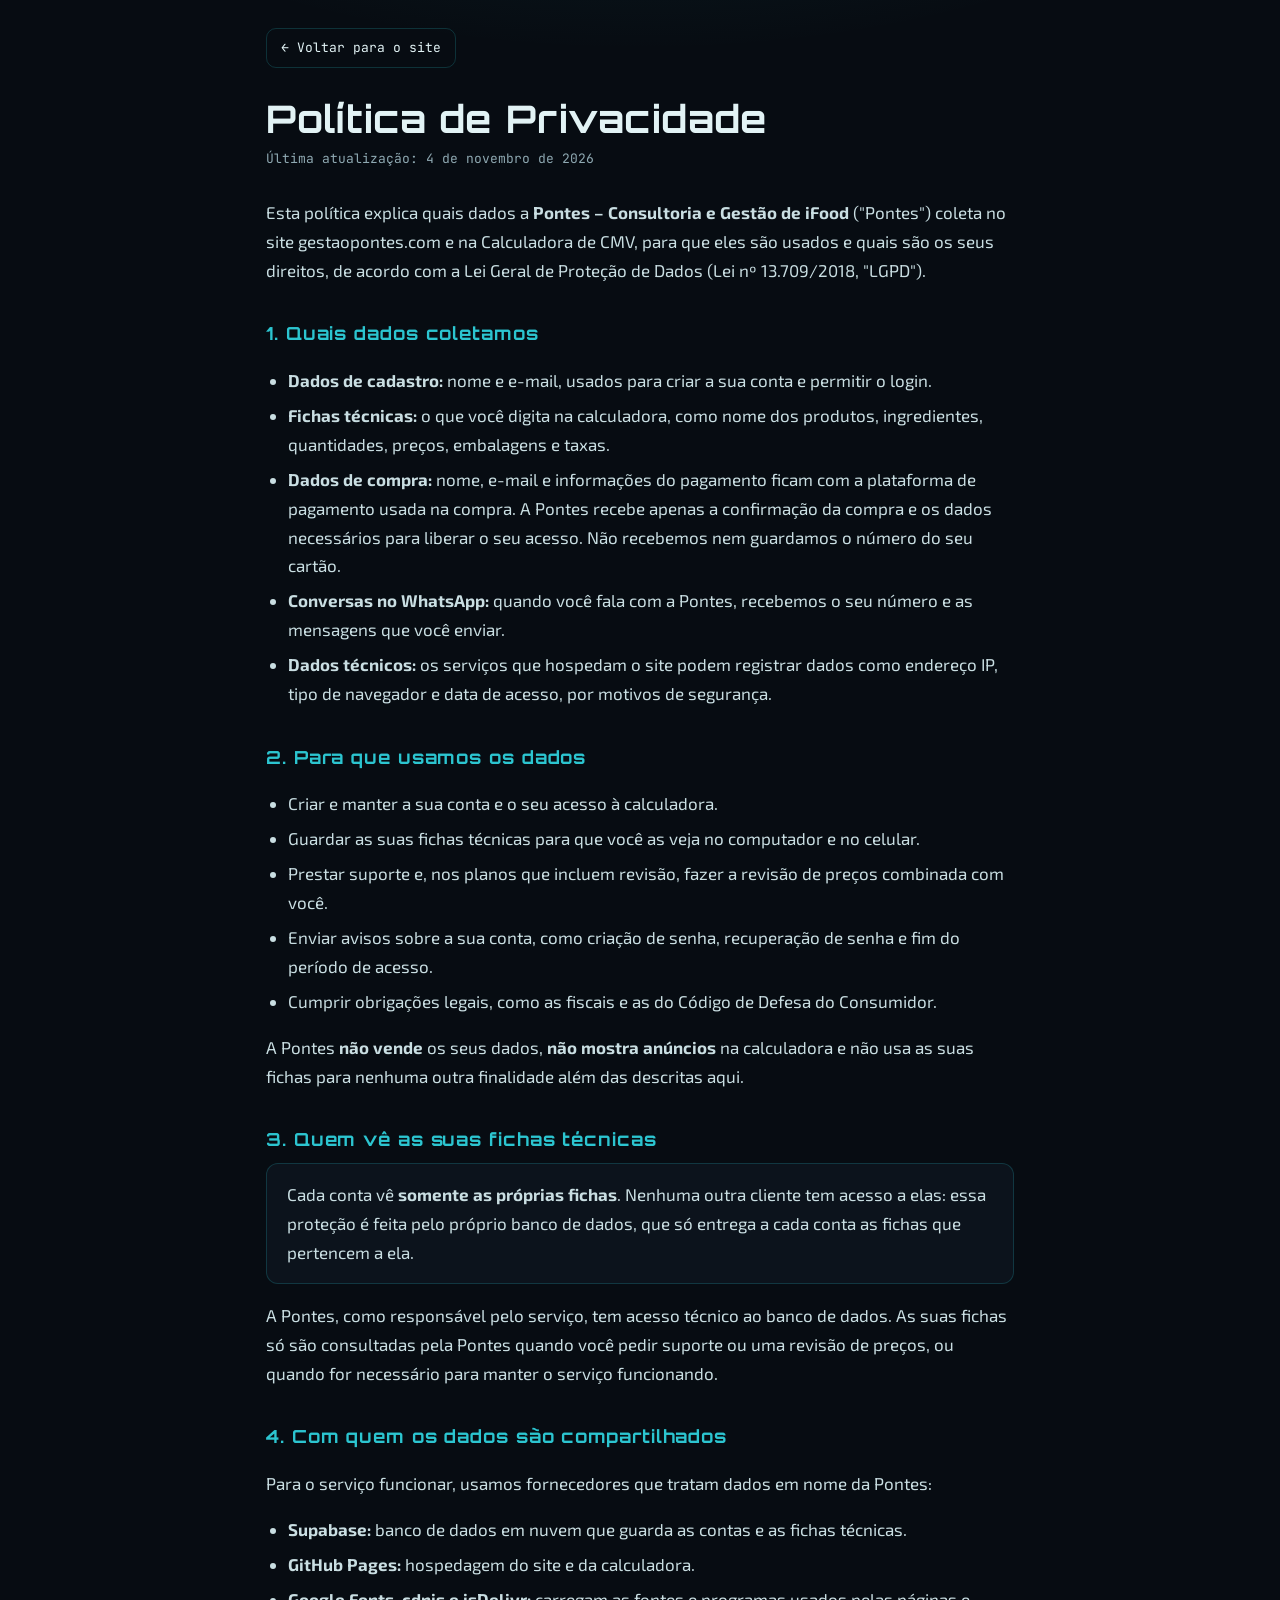
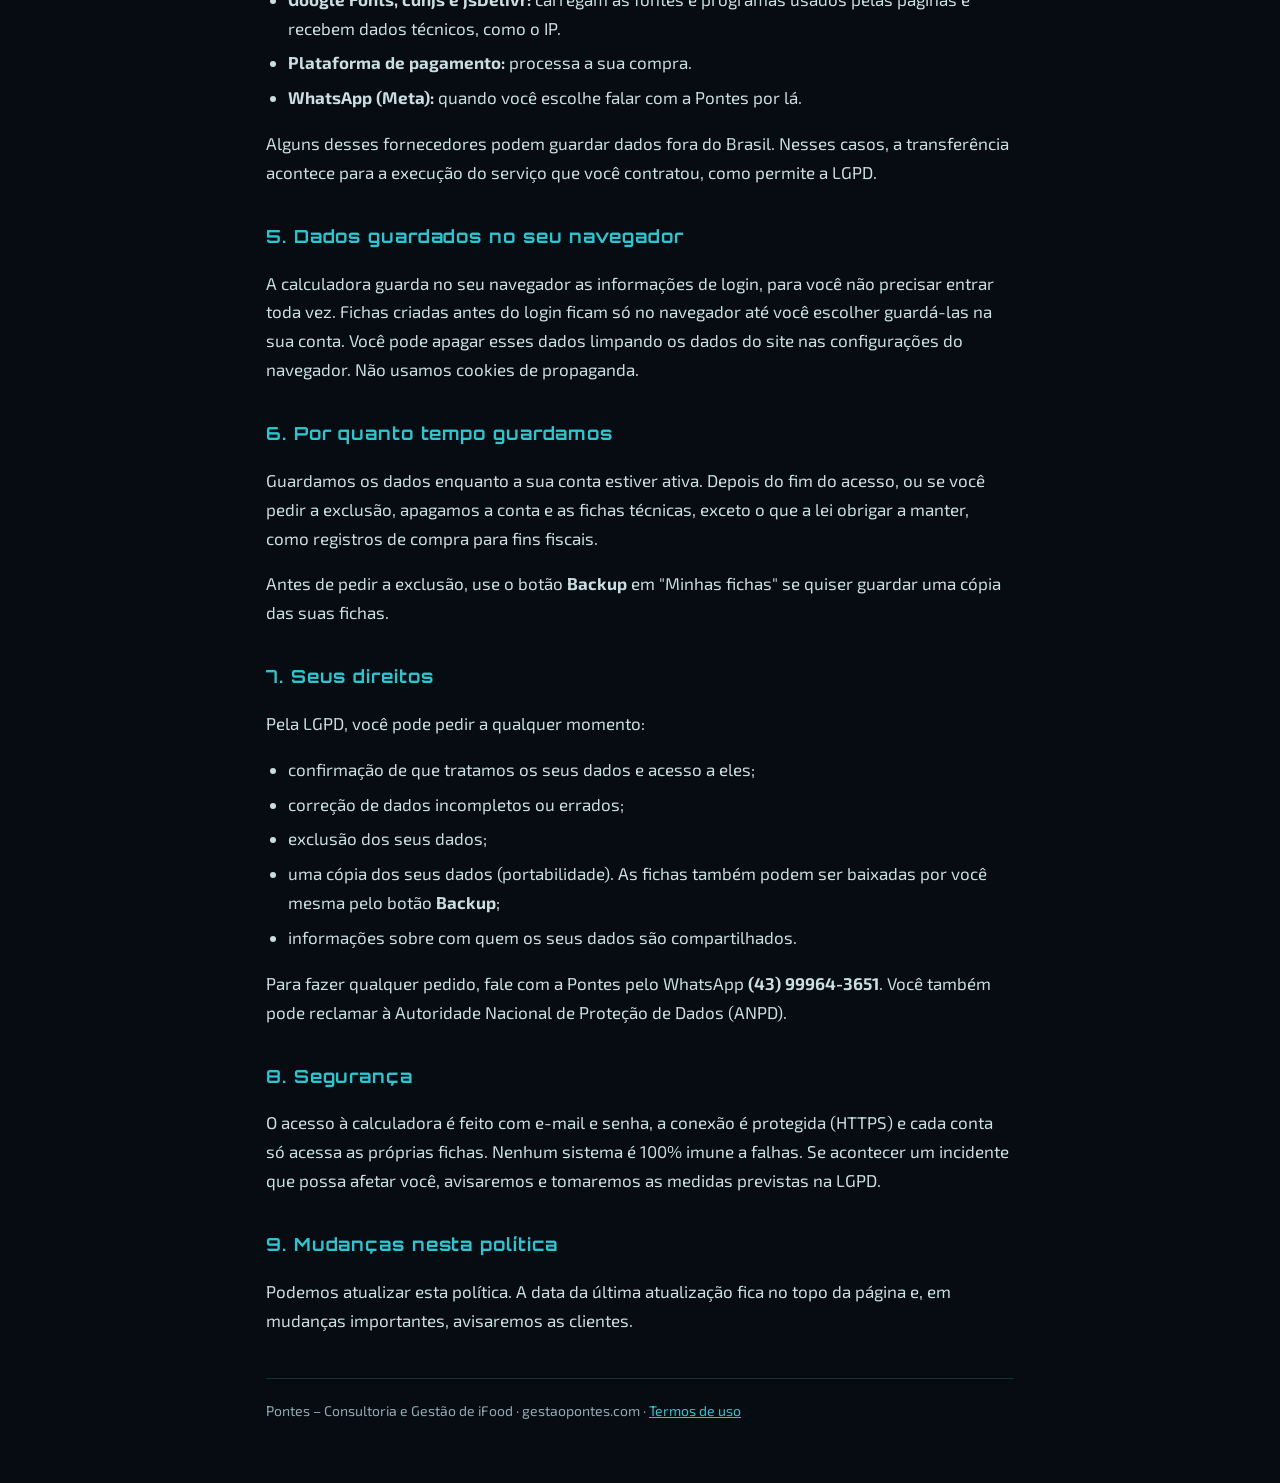
<file: privacidade/index.html>
<!doctype html>
<html lang="pt-BR">
<head>
<meta charset="utf-8">
<meta name="viewport" content="width=device-width, initial-scale=1, viewport-fit=cover">
<title>Política de Privacidade · Pontes</title>
<link rel="preconnect" href="https://fonts.googleapis.com">
<link rel="preconnect" href="https://fonts.gstatic.com" crossorigin>
<link href="https://fonts.googleapis.com/css2?family=Orbitron:wght@700&family=Exo+2:wght@400;600;700&family=JetBrains+Mono:wght@500&display=swap" rel="stylesheet">
<link rel="stylesheet" href="/assets/legal.css">
</head>
<body>
<main class="wrap">
  <a class="back" href="/">← Voltar para o site</a>
  <h1>Política de Privacidade</h1>
  <p class="updated">Última atualização: 4 de novembro de 2026</p>

  <p>Esta política explica quais dados a <b>Pontes – Consultoria e Gestão de iFood</b> ("Pontes") coleta no site gestaopontes.com
  e na Calculadora de CMV, para que eles são usados e quais são os seus direitos, de acordo com a Lei Geral de Proteção de Dados
  (Lei nº 13.709/2018, "LGPD").</p>

  <h2>1. Quais dados coletamos</h2>
  <ul>
    <li><b>Dados de cadastro:</b> nome e e-mail, usados para criar a sua conta e permitir o login.</li>
    <li><b>Fichas técnicas:</b> o que você digita na calculadora, como nome dos produtos, ingredientes, quantidades, preços,
      embalagens e taxas.</li>
    <li><b>Dados de compra:</b> nome, e-mail e informações do pagamento ficam com a plataforma de pagamento usada na compra.
      A Pontes recebe apenas a confirmação da compra e os dados necessários para liberar o seu acesso. Não recebemos nem guardamos
      o número do seu cartão.</li>
    <li><b>Conversas no WhatsApp:</b> quando você fala com a Pontes, recebemos o seu número e as mensagens que você enviar.</li>
    <li><b>Dados técnicos:</b> os serviços que hospedam o site podem registrar dados como endereço IP, tipo de navegador e data
      de acesso, por motivos de segurança.</li>
  </ul>

  <h2>2. Para que usamos os dados</h2>
  <ul>
    <li>Criar e manter a sua conta e o seu acesso à calculadora.</li>
    <li>Guardar as suas fichas técnicas para que você as veja no computador e no celular.</li>
    <li>Prestar suporte e, nos planos que incluem revisão, fazer a revisão de preços combinada com você.</li>
    <li>Enviar avisos sobre a sua conta, como criação de senha, recuperação de senha e fim do período de acesso.</li>
    <li>Cumprir obrigações legais, como as fiscais e as do Código de Defesa do Consumidor.</li>
  </ul>
  <p>A Pontes <b>não vende</b> os seus dados, <b>não mostra anúncios</b> na calculadora e não usa as suas fichas para nenhuma
  outra finalidade além das descritas aqui.</p>

  <h2>3. Quem vê as suas fichas técnicas</h2>
  <div class="box">
    <p style="margin:0">Cada conta vê <b>somente as próprias fichas</b>. Nenhuma outra cliente tem acesso a elas: essa proteção é
    feita pelo próprio banco de dados, que só entrega a cada conta as fichas que pertencem a ela.</p>
  </div>
  <p>A Pontes, como responsável pelo serviço, tem acesso técnico ao banco de dados. As suas fichas só são consultadas pela Pontes
  quando você pedir suporte ou uma revisão de preços, ou quando for necessário para manter o serviço funcionando.</p>

  <h2>4. Com quem os dados são compartilhados</h2>
  <p>Para o serviço funcionar, usamos fornecedores que tratam dados em nome da Pontes:</p>
  <ul>
    <li><b>Supabase:</b> banco de dados em nuvem que guarda as contas e as fichas técnicas.</li>
    <li><b>GitHub Pages:</b> hospedagem do site e da calculadora.</li>
    <li><b>Google Fonts, cdnjs e jsDelivr:</b> carregam as fontes e programas usados pelas páginas e recebem dados técnicos, como o IP.</li>
    <li><b>Plataforma de pagamento:</b> processa a sua compra.</li>
    <li><b>WhatsApp (Meta):</b> quando você escolhe falar com a Pontes por lá.</li>
  </ul>
  <p>Alguns desses fornecedores podem guardar dados fora do Brasil. Nesses casos, a transferência acontece para a execução do
  serviço que você contratou, como permite a LGPD.</p>

  <h2>5. Dados guardados no seu navegador</h2>
  <p>A calculadora guarda no seu navegador as informações de login, para você não precisar entrar toda vez. Fichas criadas antes
  do login ficam só no navegador até você escolher guardá-las na sua conta. Você pode apagar esses dados limpando os dados do site
  nas configurações do navegador. Não usamos cookies de propaganda.</p>

  <h2>6. Por quanto tempo guardamos</h2>
  <p>Guardamos os dados enquanto a sua conta estiver ativa. Depois do fim do acesso, ou se você pedir a exclusão, apagamos a conta e
  as fichas técnicas, exceto o que a lei obrigar a manter, como registros de compra para fins fiscais.</p>
  <p>Antes de pedir a exclusão, use o botão <b>Backup</b> em "Minhas fichas" se quiser guardar uma cópia das suas fichas.</p>

  <h2>7. Seus direitos</h2>
  <p>Pela LGPD, você pode pedir a qualquer momento:</p>
  <ul>
    <li>confirmação de que tratamos os seus dados e acesso a eles;</li>
    <li>correção de dados incompletos ou errados;</li>
    <li>exclusão dos seus dados;</li>
    <li>uma cópia dos seus dados (portabilidade). As fichas também podem ser baixadas por você mesma pelo botão <b>Backup</b>;</li>
    <li>informações sobre com quem os seus dados são compartilhados.</li>
  </ul>
  <p>Para fazer qualquer pedido, fale com a Pontes pelo WhatsApp <b>(43) 99964-3651</b>. Você também pode reclamar à Autoridade
  Nacional de Proteção de Dados (ANPD).</p>

  <h2>8. Segurança</h2>
  <p>O acesso à calculadora é feito com e-mail e senha, a conexão é protegida (HTTPS) e cada conta só acessa as próprias fichas.
  Nenhum sistema é 100% imune a falhas. Se acontecer um incidente que possa afetar você, avisaremos e tomaremos as medidas previstas na LGPD.</p>

  <h2>9. Mudanças nesta política</h2>
  <p>Podemos atualizar esta política. A data da última atualização fica no topo da página e, em mudanças importantes, avisaremos
  as clientes.</p>

  <footer>Pontes – Consultoria e Gestão de iFood · gestaopontes.com · <a href="/termos/">Termos de uso</a></footer>
</main>
</body>
</html>
</file>
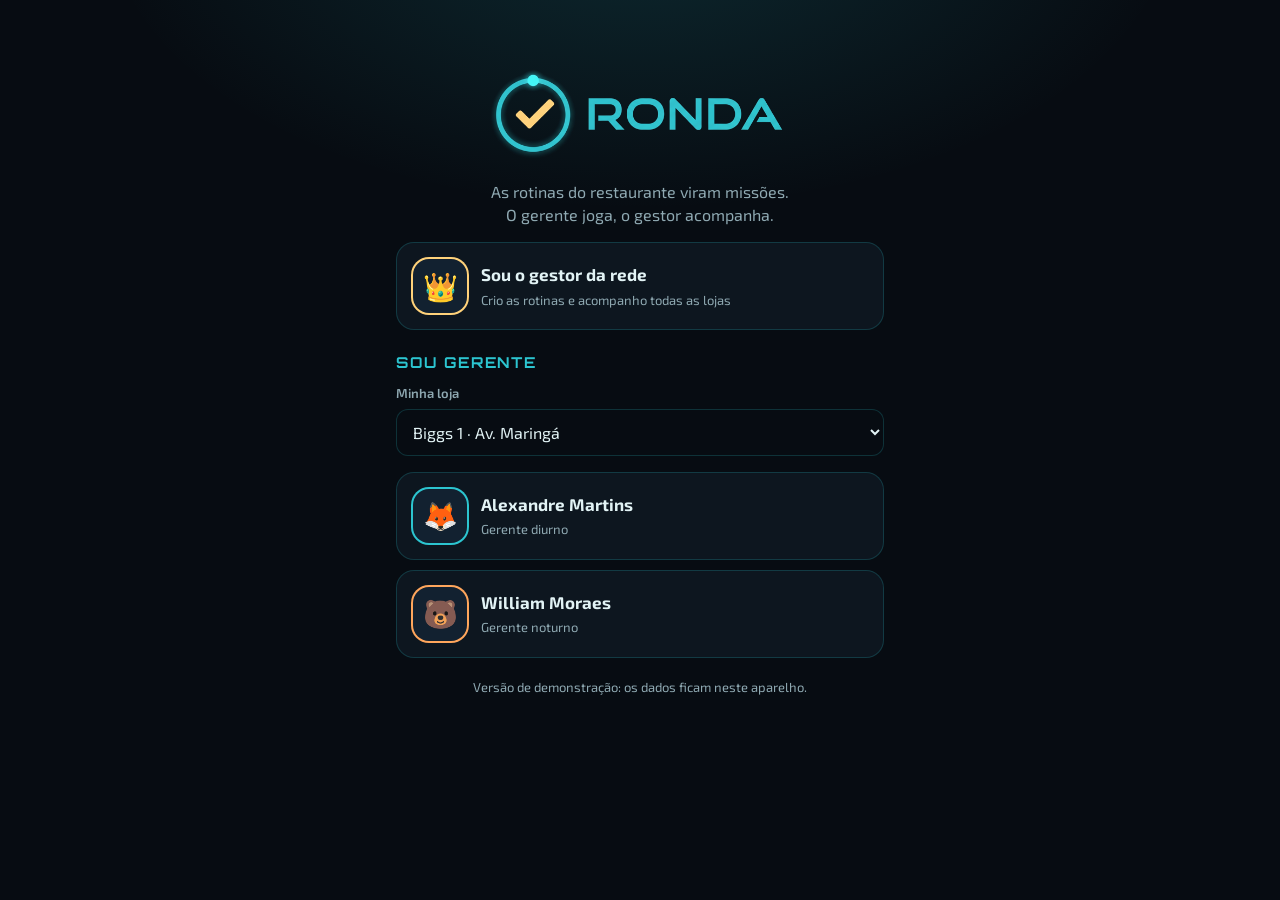
<file: rotinas/index.html>
<!doctype html>
<html lang="pt-BR">
<head>
<meta charset="utf-8">
<meta name="viewport" content="width=device-width, initial-scale=1, viewport-fit=cover">
<title>Ronda · rotinas do restaurante</title>
<meta name="description" content="Rotinas do restaurante no celular do gerente, com lembretes, comprovação por foto e acompanhamento do dono. Da Pontes – Consultoria e Gestão de iFood.">
<meta name="theme-color" content="#070C12">
<meta name="apple-mobile-web-app-capable" content="yes">
<meta name="mobile-web-app-capable" content="yes">
<meta name="apple-mobile-web-app-status-bar-style" content="black-translucent">
<meta name="apple-mobile-web-app-title" content="Ronda">
<link rel="manifest" href="manifest.webmanifest">
<link rel="icon" href="icon-192.png">
<link rel="apple-touch-icon" href="icon-192.png">
<link rel="preconnect" href="https://fonts.googleapis.com">
<link rel="preconnect" href="https://fonts.gstatic.com" crossorigin>
<link href="https://fonts.googleapis.com/css2?family=Orbitron:wght@600;800&family=Exo+2:wght@400;500;600;700;800&family=JetBrains+Mono:wght@500;700&display=swap" rel="stylesheet">
<style>
:root{
  --bg:#070C12; --panel:#0D161F; --panel2:#122130; --cyan:#2CC5D0; --cyan-hi:#7DF3F8; --faint:rgba(44,197,208,.1);
  --line:rgba(44,197,208,.2); --line-hi:rgba(44,197,208,.6); --text:#E2F3F5; --muted:#8FA9B2; --ink:#04161A;
  --gold:#FFD27A; --red:#FF6B7A; --green:#5BE49B; --orange:#FFA65C;
  --display:'Orbitron','Exo 2',system-ui,sans-serif; --body:'Exo 2',system-ui,sans-serif; --mono:'JetBrains Mono',ui-monospace,monospace;
  color-scheme:dark;
}
*{box-sizing:border-box;-webkit-tap-highlight-color:transparent}
html,body{margin:0;background:var(--bg);color:var(--text);font-family:var(--body);font-size:16px;line-height:1.45}
body{background-image:radial-gradient(900px 500px at 50% -10%,rgba(44,197,208,.16),transparent 60%);min-height:100vh}
button,input,select,textarea{font:inherit;color:inherit}
button{cursor:pointer}
:focus-visible{outline:2px solid var(--cyan-hi);outline-offset:2px}
.app{max-width:520px;margin:0 auto;min-height:100vh;padding:calc(env(safe-area-inset-top,0px) + 12px) 16px calc(env(safe-area-inset-bottom,0px) + 96px)}
h1,h2,h3{margin:0;text-wrap:balance}
h2{font-family:var(--display);font-size:15px;letter-spacing:.12em;text-transform:uppercase;color:var(--cyan);margin:22px 0 10px}
p{margin:0}
.muted{color:var(--muted)}
.mono{font-family:var(--mono);font-variant-numeric:tabular-nums}
.small{font-size:13px}

/* topo */
.top{display:flex;align-items:center;justify-content:space-between;gap:10px;margin-bottom:12px}
.brand{display:flex;align-items:center;gap:10px}
.brand img{width:38px;height:38px;border-radius:10px;box-shadow:0 0 0 1px var(--line-hi),0 0 16px -4px rgba(44,197,208,.6)}
.brand b{font-family:var(--display);letter-spacing:.14em;color:var(--cyan);font-size:18px;display:block;line-height:1}
.brand small{color:var(--muted);font-size:11px;letter-spacing:.06em;text-transform:uppercase}
.chip-btn{white-space:nowrap;flex:none;border:1px solid var(--line);background:var(--panel);border-radius:999px;padding:7px 12px;font-size:13px;display:inline-flex;gap:6px;align-items:center}
.chip-btn:hover{border-color:var(--line-hi)}

/* cartões */
.card{background:var(--panel);border:1px solid var(--line);border-radius:18px;padding:16px;margin-bottom:12px}
.card.glow{box-shadow:0 0 0 1px var(--line),0 18px 40px -18px rgba(0,0,0,.8),0 0 30px -12px rgba(44,197,208,.4)}
.row{display:flex;align-items:center;gap:10px}
.between{justify-content:space-between}
.grid2{display:grid;grid-template-columns:1fr 1fr;gap:10px}
.grid3{display:grid;grid-template-columns:repeat(3,1fr);gap:10px}

/* herói do gerente */
.hero{position:relative;overflow:hidden}
.avatar{width:54px;height:54px;border-radius:16px;display:grid;place-items:center;font-size:28px;background:var(--panel2);box-shadow:0 0 0 2px var(--c,var(--cyan))}
.lvl{font-family:var(--mono);font-size:12px;color:var(--gold);letter-spacing:.06em;text-transform:uppercase}
.bar{height:10px;border-radius:99px;background:rgba(255,255,255,.07);overflow:hidden}
.bar>i{display:block;height:100%;border-radius:99px;background:linear-gradient(90deg,var(--cyan),var(--cyan-hi));box-shadow:0 0 12px var(--cyan);transition:width .6s}
.bar.gold>i{background:linear-gradient(90deg,#E8A93A,var(--gold));box-shadow:0 0 12px var(--gold)}
.stat{background:var(--panel2);border-radius:14px;padding:10px;text-align:center}
.stat b{display:block;font-family:var(--display);font-size:20px}
.stat span{font-size:11px;color:var(--muted);text-transform:uppercase;letter-spacing:.06em}
.flame{color:var(--orange)}

/* missão agora */
.now{border-color:var(--line-hi);background:linear-gradient(160deg,rgba(44,197,208,.18),var(--panel) 60%)}
.now.late{border-color:rgba(255,107,122,.6);background:linear-gradient(160deg,rgba(255,107,122,.18),var(--panel) 60%)}
.now h3{font-size:21px;margin:6px 0 4px}
.tag{display:inline-flex;align-items:center;gap:5px;font-family:var(--mono);font-size:11px;letter-spacing:.06em;text-transform:uppercase;padding:3px 8px;border-radius:99px;background:var(--faint);color:var(--cyan)}
.tag.red{background:rgba(255,107,122,.15);color:var(--red)}
.tag.green{background:rgba(91,228,155,.13);color:var(--green)}
.tag.gold{background:rgba(255,210,122,.13);color:var(--gold)}
.tag.gray{background:rgba(255,255,255,.06);color:var(--muted)}
.btn{display:inline-flex;align-items:center;justify-content:center;gap:8px;border:0;border-radius:14px;padding:14px 18px;font-weight:800;font-size:16px;background:var(--cyan);color:var(--ink);box-shadow:0 0 24px -6px var(--cyan);width:100%}
.btn:active{transform:scale(.98)}
.btn.ghost{background:transparent;color:var(--text);border:1px solid var(--line);box-shadow:none}
.btn.red{background:var(--red);box-shadow:0 0 24px -6px var(--red)}
.btn.sm{padding:9px 12px;font-size:14px;width:auto;border-radius:11px}

/* linha do tempo */
.tl{list-style:none;margin:0;padding:0}
.tl li{display:flex;gap:12px;align-items:center;padding:12px 4px;border-bottom:1px solid rgba(255,255,255,.05)}
.tl li:last-child{border-bottom:0}
.tl .hr{font-family:var(--mono);font-size:14px;color:var(--muted);width:48px;flex:none}
.tl .ico{width:34px;height:34px;border-radius:11px;display:grid;place-items:center;flex:none;background:var(--panel2);font-size:16px}
.tl .ico.done{background:rgba(91,228,155,.15);color:var(--green)}
.tl .ico.late{background:rgba(255,107,122,.15);color:var(--red)}
.tl .ico.now{background:var(--cyan);color:var(--ink);box-shadow:0 0 14px var(--cyan)}
.tl .tt{flex:1;min-width:0}
.tl .tt b{display:block;font-weight:600;line-height:1.25}
.tl .tt span{font-size:12px;color:var(--muted)}
.tl button.go{border:1px solid var(--line-hi);background:var(--faint);color:var(--cyan);border-radius:10px;padding:7px 11px;font-weight:700;font-size:13px}
.tl li.clickable{cursor:pointer}

/* alertas */
.alert{display:flex;gap:10px;align-items:flex-start;padding:12px;border-radius:14px;margin-bottom:8px;background:rgba(255,107,122,.09);border:1px solid rgba(255,107,122,.3)}
.alert.warn{background:rgba(255,210,122,.08);border-color:rgba(255,210,122,.3)}
.alert.ok{background:rgba(91,228,155,.07);border-color:rgba(91,228,155,.25)}
.alert .em{font-size:20px;line-height:1.2}
.alert b{font-weight:700}

/* conquistas */
.badges{display:grid;grid-template-columns:repeat(3,1fr);gap:10px}
.badge{background:var(--panel);border:1px solid var(--line);border-radius:16px;padding:12px 8px;text-align:center}
.badge .e{font-size:32px;display:block}
.badge b{display:block;font-size:13px;margin-top:4px}
.badge span{font-size:11px;color:var(--muted);display:block;line-height:1.3;margin-top:2px}
.badge.off{opacity:.38;filter:grayscale(1)}
.badge.off .e{filter:blur(.5px)}

/* ranking */
.rank li{display:flex;align-items:center;gap:12px;padding:10px 0;border-bottom:1px solid rgba(255,255,255,.05)}
.rank{list-style:none;padding:0;margin:0}
.rank .pos{font-family:var(--display);width:28px;text-align:center;color:var(--muted)}
.rank li:first-child .pos{color:var(--gold)}

/* gráfico */
.chart{display:flex;align-items:flex-end;gap:8px;height:130px;padding-top:8px}
.chart .col{flex:1;display:flex;flex-direction:column;align-items:center;gap:4px;height:100%;justify-content:flex-end}
.chart .col i{display:block;width:100%;border-radius:8px 8px 3px 3px;background:linear-gradient(180deg,var(--cyan-hi),var(--cyan));min-height:3px}
.chart .col i.low{background:linear-gradient(180deg,#FF9AA5,var(--red))}
.chart .col i.mid{background:linear-gradient(180deg,#FFE3A8,var(--gold))}
.chart .col small{font-size:11px;color:var(--muted)}
.chart .col em{font-style:normal;font-family:var(--mono);font-size:11px}

/* nav inferior */
.nav{position:fixed;left:0;right:0;bottom:0;z-index:20;background:rgba(7,12,18,.94);backdrop-filter:blur(12px);border-top:1px solid var(--line);padding:6px 8px calc(env(safe-area-inset-bottom,0px) + 6px)}
.nav .in{max-width:520px;margin:0 auto;display:flex}
.nav button{flex:1;background:none;border:0;color:var(--muted);display:flex;flex-direction:column;align-items:center;gap:2px;font-size:11px;padding:6px 2px;border-radius:12px;position:relative}
.nav button .i{font-size:21px;line-height:1}
.nav button.on{color:var(--cyan)}
.nav button.on .i{filter:drop-shadow(0 0 8px var(--cyan))}
.nav .dot{position:absolute;top:3px;right:calc(50% - 20px);min-width:17px;height:17px;border-radius:9px;background:var(--red);color:#fff;font-size:10px;font-weight:800;display:grid;place-items:center;padding:0 4px}

/* formulários e modal */
.sheet-bg{position:fixed;inset:0;z-index:40;background:rgba(0,0,0,.6);display:flex;align-items:flex-end;justify-content:center;animation:fade .2s}
.sheet{width:100%;max-width:520px;max-height:92vh;overflow:auto;background:var(--panel);border:1px solid var(--line-hi);border-bottom:0;border-radius:22px 22px 0 0;padding:20px 16px calc(env(safe-area-inset-bottom,0px) + 20px);animation:up .25s}
.sheet h3{font-family:var(--display);font-size:18px;letter-spacing:.04em;margin-bottom:4px}
@keyframes up{from{transform:translateY(40px);opacity:0}}
@keyframes fade{from{opacity:0}}
label.f{display:block;margin:14px 0 6px;font-size:13px;color:var(--muted);font-weight:600}
.in-f{width:100%;background:var(--bg);border:1px solid var(--line);border-radius:12px;padding:12px;font-size:16px}
.in-f:focus{border-color:var(--cyan);outline:none}
textarea.in-f{min-height:90px;resize:vertical}
.days{display:flex;gap:6px;flex-wrap:wrap}
.days label{flex:1;min-width:40px}
.days input{position:absolute;opacity:0;pointer-events:none}
.days span{display:block;text-align:center;padding:9px 0;border-radius:10px;border:1px solid var(--line);font-size:13px;font-weight:700;color:var(--muted)}
.days input:checked+span{background:var(--cyan);color:var(--ink);border-color:var(--cyan)}
.yn{display:grid;grid-template-columns:1fr 1fr;gap:10px;margin-top:14px}
.yn button{padding:22px 0;border-radius:16px;font-size:20px;font-weight:800;border:2px solid var(--line)}
.yn button.y{background:rgba(91,228,155,.1);border-color:rgba(91,228,155,.5);color:var(--green)}
.yn button.n{background:rgba(255,107,122,.1);border-color:rgba(255,107,122,.5);color:var(--red)}
.yn button.sel{box-shadow:0 0 0 3px currentColor}
.photo-drop{display:grid;place-items:center;gap:6px;text-align:center;border:2px dashed var(--line-hi);border-radius:16px;padding:26px 12px;margin-top:14px;background:var(--faint);color:var(--cyan);font-weight:700;cursor:pointer}
.photo-drop img{max-width:100%;border-radius:12px;max-height:280px}
.check{display:flex;gap:10px;align-items:center;padding:12px;border:1px solid var(--line);border-radius:12px;margin-top:8px}
.check input{width:22px;height:22px;accent-color:var(--cyan)}
.proof-img{width:100%;border-radius:14px;margin-top:10px}
.ph{display:grid;place-items:center;height:160px;border-radius:14px;margin-top:10px;background:repeating-linear-gradient(45deg,var(--panel2) 0 12px,var(--panel) 12px 24px);color:var(--muted);font-size:13px}

/* comemoração */
.toast{position:fixed;left:50%;top:calc(env(safe-area-inset-top,0px) + 12px);transform:translateX(-50%);z-index:60;background:var(--panel2);border:1px solid var(--line-hi);border-radius:14px;padding:12px 16px;width:min(92vw,480px);box-shadow:0 10px 30px rgba(0,0,0,.6);animation:drop .3s;font-size:14px}
@keyframes drop{from{transform:translate(-50%,-30px);opacity:0}}
.party{position:fixed;inset:0;z-index:50;display:grid;place-items:center;background:rgba(4,10,15,.93);animation:fade .2s}
.party .box{text-align:center;padding:24px;max-width:340px}
.party .big{font-family:var(--display);font-size:54px;color:var(--gold);text-shadow:0 0 30px rgba(255,210,122,.7);animation:pop .5s cubic-bezier(.2,1.6,.4,1)}
.party .em{font-size:72px;animation:pop .5s cubic-bezier(.2,1.6,.4,1)}
.party h3{font-family:var(--display);font-size:20px;margin:8px 0 6px;letter-spacing:.04em}
@keyframes pop{from{transform:scale(.3);opacity:0}}
.confetti{position:fixed;top:-12px;width:9px;height:14px;z-index:55;pointer-events:none;animation:fall linear forwards}
@keyframes fall{to{transform:translateY(110vh) rotate(720deg)}}

/* escolha de perfil */
.pick{display:grid;gap:10px;margin-top:16px}
.pick button{display:flex;align-items:center;gap:14px;text-align:left;padding:16px;border-radius:18px;background:var(--panel);border:1px solid var(--line)}
.pick button:hover{border-color:var(--line-hi)}
.pick b{display:block;font-size:17px}
.empty{text-align:center;padding:24px 10px;color:var(--muted)}
.ring{--p:0;width:74px;height:74px;border-radius:50%;flex:none;display:grid;place-items:center;background:conic-gradient(var(--cyan) calc(var(--p)*1%),rgba(255,255,255,.07) 0)}
.ring>div{width:58px;height:58px;border-radius:50%;background:var(--panel);display:grid;place-items:center;font-family:var(--display);font-size:16px}
.hidden{display:none!important}
@media (prefers-reduced-motion:reduce){*{animation:none!important;transition:none!important}}

/* rede de lojas */
.seg{display:flex;background:var(--panel);border:1px solid var(--line);border-radius:12px;padding:3px;gap:3px;margin-bottom:12px}
.seg button{flex:1;border:0;background:none;padding:8px 4px;border-radius:9px;font-size:13px;font-weight:700;color:var(--muted)}
.seg button.on{background:var(--cyan);color:var(--ink)}
.rank li.me{background:var(--faint);border-radius:12px;padding-left:6px;padding-right:6px;box-shadow:0 0 0 1px var(--line-hi)}
.podium{display:grid;grid-template-columns:1fr 1.15fr 1fr;gap:8px;align-items:end;margin-bottom:12px}
.podium div{background:var(--panel);border:1px solid var(--line);border-radius:16px 16px 6px 6px;text-align:center;padding:10px 6px}
.podium .p1{border-color:rgba(255,210,122,.6);box-shadow:0 0 24px -8px rgba(255,210,122,.6);padding-top:16px}
.podium .m{font-size:30px;display:block}
.podium b{display:block;font-size:13px;line-height:1.2;margin-top:4px}
.podium span{font-family:var(--mono);font-size:13px;color:var(--gold)}
.store{display:flex;align-items:center;gap:12px;padding:12px 4px;border-bottom:1px solid rgba(255,255,255,.05);cursor:pointer}
.store:last-child{border-bottom:0}
.store .nm{flex:1;min-width:0}
.store .nm b{display:block;font-weight:600}
.pill{display:inline-flex;align-items:center;gap:6px;background:var(--panel2);border-radius:99px;padding:5px 6px 5px 10px;font-size:13px;margin:4px 4px 0 0}
.pill button{border:0;background:rgba(255,255,255,.07);border-radius:99px;width:22px;height:22px;font-size:11px;color:var(--muted)}
.stores-pick{max-height:220px;overflow:auto;border:1px solid var(--line);border-radius:12px;padding:4px 10px;margin-top:8px}
.stores-pick label{display:flex;gap:10px;align-items:center;padding:7px 0;font-size:14px}
.stores-pick input{width:18px;height:18px;accent-color:var(--cyan)}
</style>
</head>
<body>
<div class="app" id="app"></div>
<nav class="nav hidden" id="nav"><div class="in" id="navIn"></div></nav>
<div id="layer"></div>

<script>
/* ============================================================
   RONDA — rotinas de uma rede de restaurantes, com jogo.
   O gestor cria a rotina uma vez e escolhe em quais lojas e
   em qual turno ela vale. Em cada loja, o gerente do turno faz.
   Protótipo: os dados ficam guardados no próprio aparelho.
   ============================================================ */
const APP = 'Ronda';
const KEY = 'ronda.v4';
const TOL = 15;           // minutos de tolerância antes de contar como atraso
const SOON = 30;          // minutos antes do horário em que a missão já pode ser feita
const DIAS = ['Dom','Seg','Ter','Qua','Qui','Sex','Sáb'];
const TURNOS = ['Diurno','Noturno'];
const TIPOS = {
  foto:{n:'Foto',e:'📸'}, sim:{n:'Sim / Não',e:'✅'}, numero:{n:'Número',e:'🔢'},
  texto:{n:'Texto',e:'📝'}, checklist:{n:'Checklist',e:'☑️'}
};
const NIVEIS = [
  [0,'Novato'],[120,'Aprendiz'],[300,'Braço Direito'],[600,'Gerente Raiz'],
  [1000,'Mestre da Casa'],[1600,'Lenda do Salão'],[2500,'Dono do Pedaço']
];
const EMOJIS = ['🦊','🐻','🦁','🐯','🐼','🦉','🐺','🐙','🐨','🦅','🐬','🐝'];
const CORES = ['#2CC5D0','#FFA65C','#5BE49B','#FFD27A','#C69CFF','#FF6B7A'];

/* ---------- utilidades ---------- */
const $ = s => document.querySelector(s);
const esc = s => String(s ?? '').replace(/[&<>"']/g, c => ({'&':'&amp;','<':'&lt;','>':'&gt;','"':'&quot;',"'":'&#39;'}[c]));
const pad = n => String(n).padStart(2,'0');
const dkey = d => `${d.getFullYear()}-${pad(d.getMonth()+1)}-${pad(d.getDate())}`;
const toMin = hhmm => { const [h,m] = hhmm.split(':').map(Number); return h*60+m; };
const fmtMin = m => `${pad(Math.floor(m/60))}:${pad(m%60)}`;
const nowMin = () => { const d = new Date(); return d.getHours()*60 + d.getMinutes(); };
const today = () => dkey(new Date());
const daysAgo = n => { const d = new Date(); d.setDate(d.getDate()-n); return d; };
const uid = () => Math.random().toString(36).slice(2,9);
const atraso = m => m < 60 ? `${m} min` : `${Math.floor(m/60)}h${m%60 ? pad(m%60) : ''}`;
const dataBR = dk => new Date(dk + 'T12:00').toLocaleDateString('pt-BR');
const medal = i => i===0 ? '🥇' : i===1 ? '🥈' : i===2 ? '🥉' : `${i+1}º`;

/* ---------- dados ---------- */
let S, ME, TAB, PERIODO = 'sem', PICK = null, IDX = null;

function seed(){
  // lojas e gerentes reais (D = diurno, N = noturno). A Biggs 9 funciona junto com a Biggs 8.
  const rede = [
    ['Biggs 1 · Av. Maringá','Alexandre Martins','William Moraes'],
    ['Biggs 2 · Av. S. Dumont','Omar Felipe','José Alcino'],
    ['Biggs 3 · Rua Goiás','William Cruz','Gabriel Augusto'],
    ['Biggs 4 · Av. W. Churchill','Fabian Gomes','Mauro José'],
    ['Biggs 5 · Av. Portugal','Hiana Araujo','Julio Cesar'],
    ['Biggs 6 · Av. Higienópolis','Talia da Silva','Diego Henrico'],
    ['Biggs 7 · Av. Jamil Scaff','José Igor','Jessyka Lima'],
    ['Biggs 8 e 9 · Pizzas & Massas + Biggs Street','Anderson Capanema','Leandro Ribeiro'],
    ['Biggs 10 · Av. das Maritacas','Isabelle Cremonez','Nayara Suellen'],
    ['Biggs 11 · Santo Amaro','Yuri Vinicius','Vanessa Peralta'],
    ['Biggs 12 · Saul Elkind','Janaina Perole','João Nalepa'],
    ['Biggs 13 · Av. Arthur Thomas','Felipe Bianco','Eliezer David']
  ];
  let r = 11;
  const rnd = () => (r = (r*9301 + 49297) % 233280) / 233280;
  const stores = rede.map(x => ({id:uid(), name:x[0]}));
  const users = [];
  rede.forEach((x,i) => ['Diurno','Noturno'].forEach((tu,j) => {
    const k = i*2 + j;
    users.push({id:uid(), name:x[1+j], store:stores[i].id, turno:tu, emoji:EMOJIS[k % EMOJIS.length], color:CORES[k % CORES.length]});
  }));
  const T = (title,time,turno,type,extra={}) => ({id:uid(),title,time,turno,type,stores:'all',days:[0,1,2,3,4,5,6],pts:10,hint:'',active:true,...extra});
  const tasks = [
    T('Conferir o nível do gás','09:00','Diurno','numero',{unit:'%',min:25,hint:'Olhe o medidor do botijão/central e anote a porcentagem.'}),
    T('Salão limpo e apresentável','10:45','Diurno','foto',{hint:'Foto do salão inteiro, mesas montadas.'}),
    T('Abrir a porta do salão','11:00','Diurno','sim',{hint:'Porta aberta e placa virada para "Aberto"?'}),
    T('Enviar malote','13:00','Diurno','foto',{days:[1,2,3,4,5],pts:20,hint:'Foto do malote lacrado com o comprovante.'}),
    T('Preencher relatório do dia','14:00','Diurno','checklist',{items:['Vendas do almoço lançadas','Sangria do caixa feita','Quebras e perdas anotadas'],hint:'Marque tudo o que foi feito.'}),
    T('Fechar o ponto','15:00','Diurno','sim',{hint:'Todos bateram o ponto de saída do turno?'}),
    T('Feedback de troca de turno','17:00','Noturno','texto',{pts:15,hint:'O que o turno do dia passou? Faltas, problemas, pendências.'}),
    T('Fechar o caixa','23:00','Noturno','foto',{pts:15,hint:'Foto do fechamento do caixa.'}),
    T('Desligar gás e equipamentos','23:30','Noturno','checklist',{items:['Gás fechado','Fritadeiras e chapas desligadas','Luzes do salão apagadas','Portas trancadas']})
  ];
  const s = {company:'Biggs', stores, users, tasks, recs:[]};
  // histórico de exemplo: cada loja com um "capricho" diferente, para o ranking ter graça
  const nm = nowMin();
  const capricho = {}; stores.forEach(st => capricho[st.id] = .62 + rnd()*.36);
  for (let i = 9; i >= 0; i--){
    const d = daysAgo(i), wd = d.getDay(), dk = dkey(d);
    for (const st of stores){
      const c = capricho[st.id];
      for (const t of tasks){
        if (!t.days.includes(wd)) continue;
        const tm = toMin(t.time);
        if (i === 0 && tm > nm - 20) continue;           // hoje: só o que já passou
        if (rnd() > c + .03) continue;                   // esquecida
        const lateBy = Math.round(rnd()*(70*(1-c)+20) - 14);
        const at = Math.min(23*60+59, Math.max(0, tm + lateBy)), ok = lateBy <= TOL;
        const who = users.find(u => u.store === st.id && u.turno === t.turno);
        let proof = {type:t.type};
        if (t.type === 'numero') proof.val = Math.round(21 + rnd()*74);
        if (t.type === 'sim') proof.val = rnd() > .06 ? 'sim' : 'nao';
        if (t.type === 'sim' && proof.val === 'nao') proof.note = 'Exemplo de demonstração';
        if (t.type === 'texto') proof.val = ['Tudo certo, sem pendências.','Faltou guardanapo no estoque.','Freezer 2 fazendo barulho, chamar técnico.','Movimento forte, repor refrigerante.','Um funcionário faltou, cobrimos com o turno da noite.'][Math.floor(rnd()*5)];
        if (t.type === 'checklist') proof.val = t.items.slice();
        if (t.type === 'foto') proof.val = null;
        s.recs.push({id:uid(), t:t.id, d:dk, s:st.id, m:who ? who.id : null, at, ok, pts: ok ? t.pts + 5 : Math.ceil(t.pts/2), proof, demo:true});
      }
    }
  }
  return s;
}
function load(){
  try { S = JSON.parse(localStorage.getItem(KEY)); } catch(e){ S = null; }
  if (!S || !S.stores) S = seed();
  try { ME = JSON.parse(localStorage.getItem(KEY+'.me')); } catch(e){ ME = null; }
  if (ME && ME.role === 'ger' && !S.users.find(u => u.id === ME.id)) ME = null;
  IDX = null;
}
function save(){
  IDX = null;
  try { localStorage.setItem(KEY, JSON.stringify(S)); }
  catch(e){ toast('⚠️ Memória do aparelho cheia. Use Lojas › Zerar dados para limpar.'); }
}
function saveMe(){ try { localStorage.setItem(KEY+'.me', JSON.stringify(ME)); } catch(e){} }

/* ---------- regras ---------- */
const user = id => S.users.find(u => u.id === id);
const task = id => S.tasks.find(t => t.id === id);
const store = id => S.stores.find(s => s.id === id);
const sname = id => store(id)?.name || 'Loja removida';
const wdOf = dk => new Date(dk + 'T12:00').getDay();
const appliesTo = (t, sid) => t.stores === 'all' || (Array.isArray(t.stores) && t.stores.includes(sid));
const turnoOk = (t, turno) => !turno || t.turno === 'Todos' || t.turno === turno;
// rotinas de uma loja num dia (opcional: só de um turno)
const tasksOn = (dk, sid, turno) => {
  const wd = wdOf(dk);
  return S.tasks.filter(t => t.active && t.days.includes(wd) && appliesTo(t, sid) && turnoOk(t, turno)).sort((a,b) => a.time.localeCompare(b.time));
};
const myTasks = (dk, u) => tasksOn(dk, u.store, u.turno);
function recOf(tid, dk, sid){
  if (!IDX){ IDX = new Map(); for (const r of S.recs) IDX.set(`${r.t}|${r.d}|${r.s}`, r); }
  return IDX.get(`${tid}|${dk}|${sid}`);
}
function status(t, dk, sid){
  const r = recOf(t.id, dk, sid);
  if (r) return {s:'feito', r};
  const td = today();
  if (dk < td) return {s:'perdida'};
  if (dk > td) return {s:'depois'};
  const diff = nowMin() - toMin(t.time);
  if (diff > TOL) return {s:'atrasada', late: diff};
  if (diff >= -SOON) return {s:'agora', diff};
  return {s:'depois'};
}
const responsaveis = (t, sid) => S.users.filter(u => u.store === sid && turnoOk(t, u.turno));
const quem = (t, sid) => { const rs = responsaveis(t, sid); return rs.length ? rs.map(u => u.name).join(' / ') : 'Sem gerente'; };
function problem(r, t){
  if (!r || !t) return null;
  if (t.type === 'sim' && r.proof.val === 'nao') return `respondeu NÃO${r.proof.note ? ': “' + r.proof.note + '”' : ''}`;
  if (t.type === 'numero' && t.min != null && r.proof.val != null && Number(r.proof.val) < Number(t.min)) return `marcou ${r.proof.val}${t.unit||''} (abaixo do mínimo de ${t.min}${t.unit||''})`;
  return null;
}
const xpOf = id => S.recs.reduce((a,r) => r.m === id ? a + r.pts : a, 0);
function level(xp){
  let i = 0; while (i < NIVEIS.length-1 && xp >= NIVEIS[i+1][0]) i++;
  const cur = NIVEIS[i][0], next = NIVEIS[i+1] ? NIVEIS[i+1][0] : cur + 1000;
  return {n:i+1, name:NIVEIS[i][1], cur, next, pct: Math.min(100, (xp-cur)/(next-cur)*100)};
}
function dayDone(u, dk){ const ts = myTasks(dk, u); if (!ts.length) return null; return ts.every(t => recOf(t.id, dk, u.store)); }
function dayPerfect(u, dk){ const ts = myTasks(dk, u); if (!ts.length) return false; return ts.every(t => { const r = recOf(t.id, dk, u.store); return r && r.ok; }); }
function streak(u){
  let n = 0;
  if (dayDone(u, today()) === true) n++;
  for (let i = 1; i < 120; i++){ const v = dayDone(u, dkey(daysAgo(i))); if (v === null) continue; if (!v) break; n++; }
  return n;
}
// período do ranking
function periodo(p){
  if (p === 'hoje') return {n:1, from:today(), nome:'hoje'};
  if (p === 'mes'){ const n = new Date().getDate(); return {n, from:dkey(daysAgo(n-1)), nome:'neste mês'}; }
  return {n:7, from:dkey(daysAgo(6)), nome:'nos últimos 7 dias'};
}
// Índice de preenchimento: no horário vale 1, atrasada vale ½, esquecida vale 0
function indice(sid, n, turno){
  let tot = 0, pts = 0, feitas = 0, ok = 0;
  for (let i = 0; i < n; i++){
    const dk = dkey(daysAgo(i));
    for (const t of tasksOn(dk, sid, turno)){
      const st = status(t, dk, sid);
      if (st.s === 'depois' || st.s === 'agora') continue;
      tot++; if (st.s === 'feito'){ feitas++; if (st.r.ok){ ok++; pts += 1; } else pts += .5; }
    }
  }
  return {tot, feitas, ok, pct: tot ? Math.round(pts/tot*100) : null};
}
const xpPeriodo = (fn, from) => S.recs.reduce((a,r) => r.d >= from && fn(r) ? a + r.pts : a, 0);
function rankLojas(p){
  const pr = periodo(p);
  return S.stores.map(s => ({s, i:indice(s.id, pr.n), xp:xpPeriodo(r => r.s === s.id, pr.from)}))
    .sort((a,b) => (b.i.pct ?? -1) - (a.i.pct ?? -1) || b.xp - a.xp);
}
function rankGerentes(p){
  const pr = periodo(p);
  return S.users.map(u => ({u, xp:xpPeriodo(r => r.m === u.id, pr.from)})).sort((a,b) => b.xp - a.xp);
}
function badges(u){
  const rs = S.recs.filter(r => r.m === u.id);
  const onTime = rs.filter(r => r.ok).length;
  const fotos = rs.filter(r => r.proof.type === 'foto').length;
  const cedo = rs.filter(r => r.at < 9*60).length;
  let perfeitos = 0; for (let i = 0; i < 60; i++) if (dayPerfect(u, dkey(daysAgo(i)))) perfeitos++;
  const st = streak(u), xp = xpOf(u.id);
  const pos = rankLojas('sem').findIndex(x => x.s.id === u.store);
  const pr = (v, goal) => ({ok: v >= goal, p: `${Math.min(v,goal)}/${goal}`});
  return [
    {e:'🎯', n:'Primeira missão', d:'Concluiu a 1ª tarefa', ...pr(rs.length,1)},
    {e:'⏱️', n:'Pontual', d:'10 tarefas no horário', ...pr(onTime,10)},
    {e:'🕰️', n:'Relógio suíço', d:'50 tarefas no horário', ...pr(onTime,50)},
    {e:'💯', n:'Dia perfeito', d:'Tudo no horário num dia', ...pr(perfeitos,1)},
    {e:'🔥', n:'Pegando fogo', d:'3 dias seguidos completos', ...pr(st,3)},
    {e:'🏆', n:'Semana de ouro', d:'7 dias seguidos completos', ...pr(st,7)},
    {e:'📸', n:'Fotógrafo', d:'10 comprovações com foto', ...pr(fotos,10)},
    {e:'🌅', n:'Madrugador', d:'5 tarefas antes das 9h', ...pr(cedo,5)},
    {e:'🏅', n:'Pódio', d:'Sua loja no top 3 da semana', ok: pos > -1 && pos < 3, p: pos > -1 ? `hoje: ${pos+1}º` : '–'},
    {e:'👑', n:'Lenda', d:'Chegou a 1.600 XP', ...pr(xp,1600)}
  ];
}

/* ---------- interface: base ---------- */
function render(){
  const app = $('#app');
  if (!ME){ $('#nav').classList.add('hidden'); app.innerHTML = viewPick(); return; }
  const tabs = ME.role === 'dono'
    ? [['hoje','📡','Agora'],['ranking','🏆','Ranking'],['rotinas','🗓️','Rotinas'],['lojas','🏪','Lojas'],['insights','💡','Insights']]
    : [['hoje','🎯','Missões'],['ranking','🏆','Ranking'],['conquistas','🏅','Conquistas']];
  if (!tabs.find(t => t[0] === TAB)) TAB = 'hoje';
  const dk = today();
  const lateCount = ME.role === 'dono'
    ? S.stores.reduce((a,s) => a + tasksOn(dk, s.id).filter(t => status(t, dk, s.id).s === 'atrasada').length, 0)
    : myTasks(dk, user(ME.id)).filter(t => ['atrasada','agora'].includes(status(t, dk, user(ME.id).store).s)).length;
  $('#navIn').innerHTML = tabs.map(([k,i,n]) =>
    `<button data-act="tab" data-v="${k}" class="${TAB===k?'on':''}" aria-label="${n}"><span class="i">${i}</span>${n}${k==='hoje'&&lateCount?`<span class="dot">${lateCount}</span>`:''}</button>`).join('');
  $('#nav').classList.remove('hidden');
  const v = ME.role === 'dono'
    ? {hoje:ownerToday, ranking:viewRanking, rotinas:ownerTasks, lojas:ownerStores, insights:ownerInsights}[TAB]
    : {hoje:mgrToday, ranking:viewRanking, conquistas:mgrBadges}[TAB];
  app.innerHTML = header() + v();
}
function header(){
  const u = ME.role === 'ger' ? user(ME.id) : null;
  const who = u ? `${u.emoji} ${esc(u.name.split(' ')[0])}` : '👑 Gestor';
  return `<div class="top"><div class="brand"><img src="icon-192.png" alt=""><div><b>${APP.toUpperCase()}</b><small>${esc(u ? sname(u.store) : S.company)}</small></div></div>
  <div class="row"><button class="chip-btn" data-act="notif" aria-label="Notificações">${notifIcon()}</button><button class="chip-btn" data-act="logout">${who} ⇄</button></div></div>`;
}
function notifIcon(){
  if (!('Notification' in window)) return '🔕';
  return Notification.permission === 'granted' ? '🔔' : '🔕';
}
function viewPick(){
  if (!PICK || !store(PICK)) PICK = S.stores[0]?.id || null;
  const gs = S.users.filter(u => u.store === PICK);
  return `<div style="text-align:center;margin-top:6vh">
    <h1 style="margin:0"><img src="logo.png" alt="${APP}" style="width:min(300px,80vw);height:auto;mix-blend-mode:lighten"></h1>
    <p class="muted" style="margin-top:6px">As rotinas do restaurante viram missões.<br>O gerente joga, o gestor acompanha.</p></div>
    <div class="pick">
      <button data-act="login" data-v="dono"><span class="avatar" style="--c:var(--gold)">👑</span><span><b>Sou o gestor da rede</b><span class="muted small">Crio as rotinas e acompanho todas as lojas</span></span></button>
    </div>
    ${S.stores.length ? `<h2>Sou gerente</h2>
    <label class="f" for="pickStore" style="margin-top:0">Minha loja</label>
    <select class="in-f" id="pickStore">${S.stores.map(s => `<option value="${s.id}" ${s.id===PICK?'selected':''}>${esc(s.name)}</option>`).join('')}</select>
    <div class="pick">${gs.map(u => `<button data-act="login" data-v="${u.id}"><span class="avatar" style="--c:${u.color}">${u.emoji}</span><span><b>${esc(u.name)}</b><span class="muted small">Gerente ${esc(u.turno.toLowerCase())}</span></span></button>`).join('') || '<p class="empty small">Nenhum gerente cadastrado nesta loja.</p>'}</div>` : ''}
    <p class="muted small" style="text-align:center;margin-top:20px">Versão de demonstração: os dados ficam neste aparelho.</p>`;
}

/* ---------- gerente ---------- */
function mgrToday(){
  const u = user(ME.id), dk = today(), ts = myTasks(dk, u);
  const xp = xpOf(u.id), lv = level(xp), st = streak(u);
  const doneN = ts.filter(t => recOf(t.id, dk, u.store)).length;
  const ptsHoje = S.recs.reduce((a,r) => r.m === u.id && r.d === dk ? a + r.pts : a, 0);
  const pct = ts.length ? Math.round(doneN/ts.length*100) : 0;
  const pend = ts.map(t => ({t, st:status(t, dk, u.store)})).filter(x => x.st.s !== 'feito');
  const foco = pend.find(x => x.st.s === 'atrasada') || pend.find(x => x.st.s === 'agora') || pend[0];
  let h = `<div class="card glow hero">
    <div class="row"><div class="avatar" style="--c:${u.color}">${u.emoji}</div>
      <div style="flex:1"><div class="lvl">Nível ${lv.n} · ${lv.name}</div><b style="font-size:19px">Bora, ${esc(u.name.split(' ')[0])}!</b>
      <div class="bar" style="margin-top:6px"><i style="width:${lv.pct}%"></i></div>
      <div class="small muted mono" style="margin-top:3px">${xp} / ${lv.next} XP</div></div></div>
    <div class="grid3" style="margin-top:14px">
      <div class="stat"><b class="flame">🔥 ${st}</b><span>dias seguidos</span></div>
      <div class="stat"><b style="color:var(--gold)">+${ptsHoje}</b><span>XP hoje</span></div>
      <div class="stat"><b>${doneN}/${ts.length}</b><span>missões</span></div>
    </div></div>`;
  if (foco){
    const late = foco.st.s === 'atrasada', ty = TIPOS[foco.t.type];
    h += `<div class="card now ${late?'late':''}">
      <div class="row between"><span class="tag ${late?'red':''}">${late ? '⚠️ Atrasada ' + atraso(foco.st.late) : foco.st.s === 'agora' ? '⚡ Missão da vez' : '⏭️ Próxima missão'}</span>
      <span class="mono" style="font-size:22px;font-weight:700">${foco.t.time}</span></div>
      <h3>${esc(foco.t.title)}</h3>
      <p class="muted small">${ty.e} Comprovar com ${ty.n.toLowerCase()} · <span style="color:var(--gold)">+${foco.t.pts + 5} XP no horário</span></p>
      ${foco.t.hint ? `<p class="small" style="margin-top:8px">${esc(foco.t.hint)}</p>` : ''}
      <button class="btn ${late?'red':''}" style="margin-top:14px" data-act="do" data-v="${foco.t.id}">${late ? 'Resolver agora' : 'Concluir missão'}</button></div>`;
  } else if (ts.length){
    h += `<div class="card now" style="text-align:center"><div style="font-size:46px">🏁</div><h3>Missões do dia completas!</h3><p class="muted">Sequência garantida. Amanhã tem mais.</p></div>`;
  }
  // posição da loja na rede
  const rk = rankLojas('sem'), pos = rk.findIndex(x => x.s.id === u.store);
  if (pos > -1){
    const acima = rk[pos-1];
    h += `<div class="card row" data-act="tab" data-v="ranking" style="cursor:pointer"><span style="font-size:34px">${pos < 3 ? medal(pos) : '🏪'}</span>
      <div style="flex:1"><b>${esc(sname(u.store))}: ${pos+1}º de ${rk.length} lojas</b>
      <p class="small muted">${pos === 0 ? 'Sua loja lidera a rede nesta semana! Segura o topo.' : `Índice ${rk[pos].i.pct ?? 0}%. Faltam ${Math.max(1,(acima.i.pct ?? 0) - (rk[pos].i.pct ?? 0))} ponto(s) para passar ${esc(acima.s.name)}.`}</p></div><span class="muted">›</span></div>`;
  }
  h += `<div class="card"><div class="row between"><h2 style="margin:0">Missões de hoje</h2><div class="ring" style="--p:${pct}"><div>${pct}%</div></div></div>
    ${ts.length ? `<ul class="tl" style="margin-top:6px">${ts.map(t => tlItem(t, dk, u.store, true)).join('')}</ul>` : '<p class="empty">Nenhuma rotina para você hoje. 😎</p>'}</div>`;
  return h;
}
function tlItem(t, dk, sid, mine){
  const st = status(t, dk, sid);
  let ico = TIPOS[t.type].e, cls = '', sub = '', right = '';
  if (st.s === 'feito'){
    const p = problem(st.r, t);
    cls = p ? 'late' : 'done'; ico = p ? '⚠️' : '✓';
    sub = `${!mine && user(st.r.m) ? esc(user(st.r.m).name) + ' · ' : ''}Feito às ${fmtMin(st.r.at)} · ${st.r.ok ? 'no horário' : 'com atraso'} · +${st.r.pts} XP${p ? ' · ' + esc(p) : ''}`;
  } else {
    if (st.s === 'atrasada'){ cls = 'late'; ico = '!'; sub = `Atrasada ${atraso(st.late)}`; }
    else if (st.s === 'perdida'){ cls = 'late'; ico = '✕'; sub = 'Não foi feita'; }
    else if (st.s === 'agora'){ cls = 'now'; ico = '⚡'; sub = 'Pode fazer agora'; }
    else sub = `${TIPOS[t.type].n} · +${t.pts + 5} XP`;
    if (!mine) sub = `${esc(quem(t, sid))} · ${sub}`;
  }
  if (mine && ['atrasada','agora','depois'].includes(st.s) && dk === today()) right = `<button class="go" data-act="do" data-v="${t.id}">Fazer</button>`;
  const click = st.s === 'feito' ? `class="clickable" data-act="proof" data-v="${st.r.id}"` : '';
  return `<li ${click}><span class="hr">${t.time}</span><span class="ico ${cls}">${ico}</span><span class="tt"><b>${esc(t.title)}</b><span>${sub}</span></span>${right}</li>`;
}
function mgrBadges(){
  const u = user(ME.id), bs = badges(u), n = bs.filter(b => b.ok).length;
  return `<h2>Conquistas · ${n}/${bs.length}</h2><div class="badges">${bs.map(b =>
    `<div class="badge ${b.ok?'':'off'}"><span class="e">${b.e}</span><b>${b.n}</b><span>${b.d}</span><span class="mono" style="color:var(--cyan)">${b.ok ? 'Desbloqueada' : b.p}</span></div>`).join('')}</div>
    <h2>Como ganhar XP</h2><div class="card small">
    <p>⏱️ Missão no horário (até ${TOL} min depois): <b style="color:var(--gold)">pontos da missão + 5 de bônus</b></p>
    <p style="margin-top:6px">⚡ Combo: cada missão seguida no horário dá +1 (até +5)</p>
    <p style="margin-top:6px">🐢 Com atraso: <b>metade dos pontos</b></p>
    <p style="margin-top:6px">🔥 Feche todas as missões do dia para manter a sequência</p>
    <p style="margin-top:6px">🏪 Sua loja sobe no ranking da rede quando tudo é feito no horário</p></div>`;
}

/* ---------- ranking (gestor e gerente) ---------- */
function viewRanking(){
  const pr = periodo(PERIODO), myStore = ME.role === 'ger' ? user(ME.id).store : null;
  const rk = rankLojas(PERIODO);
  const top = rk.slice(0,3);
  let h = `<div class="seg" style="margin-top:6px">${[['hoje','Hoje'],['sem','7 dias'],['mes','Mês']].map(([k,n]) => `<button data-act="periodo" data-v="${k}" class="${PERIODO===k?'on':''}">${n}</button>`).join('')}</div>
    <h2 style="margin-top:6px">Ranking das lojas</h2>
    <p class="small muted" style="margin:-4px 0 12px">Quem preenche melhor as rotinas ${pr.nome}. No horário vale 1, atrasada vale ½, esquecida vale 0.</p>`;
  if (top.length >= 3){
    const col = (x, i, c) => `<div class="${c}"><span class="m">${medal(i)}</span><b>${esc(x.s.name)}</b><span>${x.i.pct ?? '–'}%</span></div>`;
    h += `<div class="podium">${col(top[1],1,'p2')}${col(top[0],0,'p1')}${col(top[2],2,'p3')}</div>`;
  }
  h += `<div class="card"><ul class="rank">${rk.map((x,i) => `<li class="${x.s.id===myStore?'me':''}" ${ME.role==='dono'?`data-act="loja" data-v="${x.s.id}" style="cursor:pointer"`:''}>
    <span class="pos">${medal(i)}</span><span style="flex:1;min-width:0"><b>${esc(x.s.name)}</b>
    <div class="bar" style="margin-top:5px;height:6px"><i style="width:${x.i.pct ?? 0}%"></i></div>
    <span class="small muted">${x.i.feitas}/${x.i.tot} feitas · ${x.xp} XP</span></span><b class="mono" style="color:var(--gold);font-size:18px">${x.i.pct ?? '–'}%</b></li>`).join('')}</ul></div>`;
  const rg = rankGerentes(PERIODO), meIdx = ME.role === 'ger' ? rg.findIndex(x => x.u.id === ME.id) : -1;
  const lista = rg.slice(0,10); if (meIdx >= 10) lista.push(rg[meIdx]);
  h += `<h2>Top gerentes da rede</h2><div class="card"><ul class="rank">${lista.map(x => { const i = rg.indexOf(x);
    return `<li class="${x.u.id===ME.id?'me':''}"><span class="pos">${medal(i)}</span><span class="avatar" style="--c:${x.u.color};width:40px;height:40px;font-size:20px;border-radius:12px">${x.u.emoji}</span>
    <span style="flex:1;min-width:0"><b>${esc(x.u.name)}</b><span class="small muted" style="display:block">${esc(sname(x.u.store))} · ${esc(x.u.turno)} · Nível ${level(xpOf(x.u.id)).n}</span></span><b class="mono" style="color:var(--gold)">${x.xp} XP</b></li>`; }).join('')}</ul></div>`;
  return h;
}

/* ---------- gestor ---------- */
function alertsToday(){
  const dk = today(), out = [];
  for (const s of S.stores) for (const t of tasksOn(dk, s.id)){
    const st = status(t, dk, s.id);
    if (st.s === 'atrasada') out.push({k:'red', e:'⏰', late:st.late, h:`<b>${esc(s.name)}:</b> ${esc(quem(t, s.id))} ainda não fez “${esc(t.title)}”`, s:`Era às ${t.time} · atraso de ${atraso(st.late)}`});
    if (st.s === 'feito'){ const p = problem(st.r, t); if (p) out.push({k:'warn', e:'⚠️', late:-1, h:`<b>${esc(s.name)}:</b> “${esc(t.title)}”, ${esc(user(st.r.m)?.name || '')} ${esc(p)}`, s:`Às ${fmtMin(st.r.at)}`, id:st.r.id}); }
  }
  return out.sort((a,b) => b.late - a.late);
}
let MAIS = false;
function ownerToday(){
  const dk = today();
  let tot = 0, feitas = 0, ok = 0;
  const lojas = S.stores.map(s => {
    const ts = tasksOn(dk, s.id); let f = 0, at = 0;
    for (const t of ts){ const st = status(t, dk, s.id); if (st.s === 'feito'){ f++; feitas++; if (st.r.ok) ok++; } if (st.s === 'atrasada') at++; }
    tot += ts.length; return {s, n:ts.length, f, at};
  });
  const al = alertsToday(), reds = al.filter(a => a.k === 'red').length;
  const pct = tot ? Math.round(feitas/tot*100) : 0;
  const d = new Date(), ds = d.toLocaleDateString('pt-BR',{weekday:'long', day:'numeric', month:'long'});
  let h = `<p class="muted small">${ds[0].toUpperCase() + ds.slice(1)}</p>
    <div class="card glow"><div class="row"><div class="ring" style="--p:${pct}"><div>${pct}%</div></div>
    <div style="flex:1"><b style="font-size:18px">${feitas} de ${tot} rotinas feitas</b>
    <p class="small muted">${S.stores.length} lojas · ${ok} no horário · ${reds} atrasada(s) · ${al.length - reds} problema(s)</p></div></div></div>
    <h2>Precisa da sua atenção</h2>`;
  const vis = MAIS ? al : al.slice(0,6);
  h += al.length ? vis.map(a => `<div class="alert ${a.k==='warn'?'warn':''}" ${a.id?`data-act="proof" data-v="${a.id}" style="cursor:pointer"`:''}><span class="em">${a.e}</span><div><div>${a.h}</div><div class="small muted">${a.s}</div></div></div>`).join('')
      + (al.length > 6 ? `<button class="btn ghost" data-act="mais">${MAIS ? 'Mostrar menos' : `Ver todos os ${al.length} alertas`}</button>` : '')
    : `<div class="alert ok"><span class="em">😌</span><div><b>Tudo em dia.</b><div class="small muted">Nenhuma rotina atrasada e nenhum problema relatado.</div></div></div>`;
  lojas.sort((a,b) => b.at - a.at || (a.n ? a.f/a.n : 1) - (b.n ? b.f/b.n : 1));
  h += `<h2>Lojas hoje</h2><div class="card">${lojas.map(x => `<div class="store" data-act="loja" data-v="${x.s.id}"><span class="nm"><b>${esc(x.s.name)}</b>
    <div class="bar" style="margin-top:5px;height:6px"><i style="width:${x.n ? x.f/x.n*100 : 0}%"></i></div></span>
    <span class="mono small">${x.f}/${x.n}</span>${x.at ? `<span class="tag red">${x.at} atras.</span>` : `<span class="tag green">em dia</span>`}<span class="muted">›</span></div>`).join('') || '<p class="empty small">Cadastre as lojas na aba Lojas.</p>'}</div>`;
  return h;
}
function openStore(sid){
  const s = store(sid); if (!s) return;
  const dk = today(), rk = rankLojas('sem'), pos = rk.findIndex(x => x.s.id === sid);
  const turnos = [...new Set(tasksOn(dk, sid).map(t => t.turno))];
  sheet(`<div class="row between"><h3>${esc(s.name)}</h3><button class="chip-btn" data-act="close" aria-label="Fechar">✕</button></div>
    <p class="small muted">${pos+1}º no ranking da semana · índice ${rk[pos]?.i.pct ?? '–'}% · gerentes: ${S.users.filter(u => u.store === sid).map(u => `${u.emoji} ${esc(u.name)} (${esc(u.turno)})`).join(', ') || 'nenhum'}</p>
    ${turnos.length ? `<ul class="tl" style="margin-top:8px">${tasksOn(dk, sid).map(t => tlItem(t, dk, sid, false)).join('')}</ul>` : '<p class="empty">Nenhuma rotina hoje nesta loja.</p>'}`);
}
function ownerTasks(){
  const ord = [...S.tasks].sort((a,b) => a.time.localeCompare(b.time));
  const grupos = [...TURNOS, 'Todos'];
  let h = `<div class="row between" style="margin-top:8px"><h2 style="margin:0">Rotinas</h2><button class="btn sm" data-act="edit" data-v="">+ Nova rotina</button></div>
    <p class="small muted" style="margin:6px 0 12px">Crie uma vez e escolha as lojas. Em cada loja, a rotina vai para o gerente do turno, com lembrete na hora.</p>`;
  for (const g of grupos){
    const ts = ord.filter(t => t.turno === g); if (!ts.length) continue;
    h += `<h2>${g === 'Todos' ? 'Qualquer turno' : 'Gerente ' + g.toLowerCase()}</h2><div class="card"><ul class="tl">${ts.map(t =>
    `<li class="clickable" data-act="edit" data-v="${t.id}" style="${t.active?'':'opacity:.45'}"><span class="hr">${t.time}</span><span class="ico">${TIPOS[t.type].e}</span>
    <span class="tt"><b>${esc(t.title)}</b><span>${t.stores==='all' ? 'Todas as lojas' : `${t.stores.length} loja(s)`} · ${t.days.length===7?'todo dia':t.days.map(x=>DIAS[x]).join(' ')} · ${TIPOS[t.type].n} · ${t.pts} pts${t.active?'':' · pausada'}</span></span><span class="muted">›</span></li>`).join('')}</ul></div>`;
  }
  if (!S.tasks.length) h += '<p class="empty">Nenhuma rotina ainda. Toque em “+ Nova rotina”.</p>';
  return h;
}
function ownerStores(){
  let h = `<div class="row between" style="margin-top:8px"><h2 style="margin:0">Lojas · ${S.stores.length}</h2><button class="btn sm" data-act="addStore">+ Loja</button></div><div style="margin-top:12px"></div>`;
  for (const s of S.stores){
    const gs = S.users.filter(u => u.store === s.id);
    h += `<div class="card"><div class="row between"><b>🏪 ${esc(s.name)}</b><span class="row" style="gap:6px"><button class="chip-btn" data-act="addUser" data-v="${s.id}">+ Gerente</button><button class="chip-btn" data-act="delStore" data-v="${s.id}" aria-label="Remover loja ${esc(s.name)}">🗑️</button></span></div>
      <div style="margin-top:6px">${gs.map(u => `<span class="pill">${u.emoji} ${esc(u.name)} · ${esc(u.turno)} <button data-act="delUser" data-v="${u.id}" aria-label="Remover ${esc(u.name)}">✕</button></span>`).join('') || '<span class="small muted">Sem gerentes ainda.</span>'}</div></div>`;
  }
  h += `<h2>Configurações</h2><div class="card"><label class="f" for="coName" style="margin-top:0">Nome da empresa / rede</label><input class="in-f" id="coName" value="${esc(S.company)}">
    <button class="btn ghost" style="margin-top:12px" data-act="saveCo">Salvar nome</button>
    <button class="btn ghost" style="margin-top:10px" data-act="testNotif">🔔 Testar notificação</button>
    <button class="btn ghost" style="margin-top:10px;color:var(--red)" data-act="reset">Zerar dados (recomeçar do zero)</button>
    <button class="btn ghost" style="margin-top:10px" data-act="demo">Recarregar exemplo de demonstração</button></div>`;
  return h;
}
function ownerInsights(){
  const days = [];
  for (let i = 6; i >= 0; i--){
    const d = daysAgo(i), dk = dkey(d); let tot = 0, ok = 0, feitas = 0;
    for (const s of S.stores) for (const t of tasksOn(dk, s.id)){ const st = status(t, dk, s.id); if (st.s === 'depois' || st.s === 'agora') continue; tot++; if (st.s === 'feito'){ feitas++; if (st.r.ok) ok++; } }
    days.push({lab: i === 0 ? 'Hoje' : DIAS[d.getDay()], pct: tot ? Math.round(ok/tot*100) : null, tot, feitas, ok});
  }
  const sum = days.reduce((a,x) => ({tot:a.tot+x.tot, ok:a.ok+x.ok, feitas:a.feitas+x.feitas}), {tot:0,ok:0,feitas:0});
  const porTarefa = S.tasks.map(t => {
    let tot = 0, late = 0, miss = 0, lateMin = 0;
    for (let i = 0; i < 14; i++){
      const dk = dkey(daysAgo(i));
      for (const s of S.stores){
        if (!tasksOn(dk, s.id).includes(t)) continue;
        const st = status(t, dk, s.id); if (st.s === 'depois' || st.s === 'agora') continue;
        tot++; if (st.s !== 'feito'){ miss++; continue; }
        if (!st.r.ok){ late++; lateMin += st.r.at - toMin(t.time); }
      }
    }
    return {t, tot, late, miss, bad: tot ? (late+miss)/tot : 0, media: late ? Math.round(lateMin/late) : 0};
  }).filter(x => x.tot).sort((a,b) => b.bad - a.bad);
  const pior = porTarefa[0];
  const rk = rankLojas('sem').filter(x => x.i.pct !== null);
  const valid = days.filter(x => x.pct !== null);
  const piorDia = valid.length ? valid.reduce((a,b) => b.pct < a.pct ? b : a) : null;
  const probs = S.recs.filter(r => r.d >= dkey(daysAgo(13)) && problem(r, task(r.t)));

  let h = `<h2>Rede inteira · 7 dias</h2><div class="card"><div class="row between"><b>% das rotinas feitas no horário</b><span class="tag">${sum.tot ? Math.round(sum.ok/sum.tot*100) : 0}% média</span></div>
    <div class="chart">${days.map(x => `<div class="col"><em>${x.pct===null?'–':x.pct+'%'}</em><i class="${x.pct===null?'':x.pct<60?'low':x.pct<85?'mid':''}" style="height:${x.pct||0}%"></i><small>${x.lab}</small></div>`).join('')}</div>
    <p class="small muted" style="margin-top:8px">${sum.feitas} de ${sum.tot} rotinas feitas · ${sum.tot - sum.feitas} esquecida(s)</p></div>
    <h2>O que os números dizem</h2>`;
  const tips = [];
  if (rk.length > 1){
    const best = rk[0], worst = rk[rk.length-1];
    tips.push(['🏆', `<b>${esc(best.s.name)}</b> é a loja que melhor preenche: índice de ${best.i.pct}% na semana.`, 'Use como exemplo para as outras e reconheça a equipe em público.']);
    tips.push(['🚨', `<b>${esc(worst.s.name)}</b> está em último, com ${worst.i.pct}%.`, `Gerentes: ${esc(S.users.filter(u => u.store === worst.s.id).map(u => u.name).join(', ') || 'nenhum')}. Vale uma conversa ou uma visita.`]);
    const abaixo = rk.filter(x => x.i.pct < 70);
    if (abaixo.length) tips.push(['📉', `<b>${abaixo.length} loja(s)</b> abaixo de 70% na semana.`, abaixo.map(x => esc(x.s.name)).join(', ')]);
  }
  if (pior && pior.bad > 0) tips.push(['🐢', `<b>“${esc(pior.t.title)}”</b> é a rotina mais problemática da rede: atrasou ou ficou sem fazer em ${Math.round(pior.bad*100)}% das vezes nas últimas 2 semanas${pior.media ? ` (atraso médio de ${pior.media} min)` : ''}.`, 'Talvez o horário não seja realista, ou a rotina precise de uma explicação melhor.']);
  if (piorDia && piorDia.pct < 85) tips.push(['📅', `O dia mais fraco foi <b>${piorDia.lab}</b>, com ${piorDia.pct}% no horário.`, 'Veja se faltou gente ou se o movimento foi fora do normal.']);
  for (const t of S.tasks.filter(t => t.type === 'numero' && t.min != null)){
    const baixas = [];
    for (const s of S.stores){
      const rs = S.recs.filter(r => r.t === t.id && r.s === s.id && r.proof.val != null).sort((a,b) => (a.d + pad(a.at)).localeCompare(b.d + pad(b.at)));
      const last = rs[rs.length-1]; if (last && Number(last.proof.val) < t.min) baixas.push(`${s.name} (${last.proof.val}${t.unit||''})`);
    }
    if (baixas.length) tips.push(['🔴', `<b>${baixas.length} loja(s)</b> com “${esc(t.title)}” abaixo de ${t.min}${esc(t.unit||'')} na última leitura.`, esc(baixas.join(', '))]);
  }
  if (probs.length) tips.push(['⚠️', `<b>${probs.length} problema(s)</b> relatado(s) na rede nas últimas 2 semanas (respostas “não” ou valores fora do normal).`, 'Os de hoje aparecem na aba Agora, com detalhes e fotos.']);
  h += tips.length ? tips.map(([e,a,b]) => `<div class="card row" style="align-items:flex-start"><span style="font-size:24px">${e}</span><div><p>${a}</p><p class="small muted" style="margin-top:4px">${b}</p></div></div>`).join('') : '<p class="empty">Ainda não há dados suficientes. Volte daqui a alguns dias.</p>';
  const textos = S.recs.filter(r => r.proof.type === 'texto' && r.proof.val).sort((a,b) => (b.d + pad(b.at)).localeCompare(a.d + pad(a.at))).slice(0,4);
  if (textos.length) h += `<h2>Últimos recados de turno</h2>${textos.map(r => `<div class="card small" data-act="proof" data-v="${r.id}" style="cursor:pointer"><span class="muted">${esc(sname(r.s))} · ${esc(user(r.m)?.name||'')} · ${dataBR(r.d)} ${fmtMin(r.at)}</span><p style="margin-top:4px">“${esc(r.proof.val)}”</p></div>`).join('')}`;
  return h;
}

/* ---------- janelas ---------- */
function sheet(html){
  $('#layer').innerHTML = `<div class="sheet-bg" data-act="closeBg"><div class="sheet" role="dialog" aria-modal="true">${html}</div></div>`;
}
const closeSheet = () => { $('#layer').innerHTML = ''; };

let DRAFT = null;
function openDo(tid){
  const t = task(tid); if (!t) return;
  DRAFT = {t:tid, val:null};
  let body = '';
  if (t.type === 'foto') body = `<input type="file" id="ph" accept="image/*" capture="environment" class="hidden"><label for="ph" class="photo-drop" id="phBox"><span style="font-size:38px">📸</span>Tirar foto</label>`;
  if (t.type === 'sim') body = `<div class="yn"><button class="y" data-act="yn" data-v="sim">👍 Sim</button><button class="n" data-act="yn" data-v="nao">👎 Não</button></div>
    <div id="noteBox" class="hidden"><label class="f" for="note">O que aconteceu? (o gestor vai ver)</label><textarea class="in-f" id="note"></textarea></div>`;
  if (t.type === 'numero') body = `<label class="f" for="num">Valor${t.unit ? ' (' + esc(t.unit) + ')' : ''}</label><input class="in-f mono" style="font-size:28px;text-align:center" id="num" type="number" inputmode="decimal">`;
  if (t.type === 'texto') body = `<label class="f" for="txt">Escreva aqui</label><textarea class="in-f" id="txt"></textarea>`;
  if (t.type === 'checklist') body = (t.items||[]).map((it,i) => `<label class="check"><input type="checkbox" data-i="${i}" class="ck"><span>${esc(it)}</span></label>`).join('');
  const st = status(t, today(), user(ME.id).store);
  sheet(`<div class="row between"><span class="tag ${st.s==='atrasada'?'red':''}">${t.time} · ${TIPOS[t.type].e} ${TIPOS[t.type].n}</span><button class="chip-btn" data-act="close" aria-label="Fechar">✕</button></div>
    <h3 style="margin-top:12px">${esc(t.title)}</h3>${t.hint ? `<p class="muted small">${esc(t.hint)}</p>` : ''}
    ${body}<button class="btn" style="margin-top:18px" data-act="finish">Confirmar e ganhar XP</button>`);
  if (t.type === 'foto') $('#ph').addEventListener('change', onPhoto);
}
function onPhoto(e){
  const f = e.target.files[0]; if (!f) return;
  const img = new Image(), url = URL.createObjectURL(f);
  img.onload = () => {
    const max = 720, k = Math.min(1, max / Math.max(img.width, img.height));
    const c = document.createElement('canvas'); c.width = Math.round(img.width*k); c.height = Math.round(img.height*k);
    c.getContext('2d').drawImage(img, 0, 0, c.width, c.height);
    DRAFT.val = c.toDataURL('image/jpeg', .62);
    URL.revokeObjectURL(url);
    $('#phBox').innerHTML = `<img src="${DRAFT.val}" alt="Foto tirada"><span class="small">Toque para tirar outra</span>`;
  };
  img.src = url;
}
function finish(){
  const t = task(DRAFT.t), u = user(ME.id); if (!t || !u) return;
  let val = DRAFT.val, note = '';
  if (t.type === 'foto' && !val) return toast('📸 Tire a foto para comprovar.');
  if (t.type === 'sim'){ if (!val) return toast('Responda sim ou não.'); note = ($('#note')?.value || '').trim(); if (val === 'nao' && !note) return toast('Conte rapidinho o que aconteceu.'); }
  if (t.type === 'numero'){ val = $('#num').value; if (val === '') return toast('Digite o valor.'); val = Number(val); }
  if (t.type === 'texto'){ val = $('#txt').value.trim(); if (val.length < 3) return toast('Escreva um pouco mais.'); }
  if (t.type === 'checklist'){ if ([...document.querySelectorAll('.ck')].some(c => !c.checked)) return toast('Marque todos os itens para concluir.'); val = t.items.slice(); }
  const dk = today(), sid = u.store; if (recOf(t.id, dk, sid)){ closeSheet(); render(); return; }
  const at = nowMin(), ok = at - toMin(t.time) <= TOL;
  const antes = myTasks(dk, u).filter(x => x.id !== t.id && x.time < t.time);
  let combo = 0; for (let i = antes.length-1; i >= 0; i--){ const r = recOf(antes[i].id, dk, sid); if (r && r.ok) combo++; else break; }
  const bonusCombo = ok ? Math.min(combo, 5) : 0;
  const pts = (ok ? t.pts + 5 : Math.ceil(t.pts/2)) + bonusCombo;
  const before = {lv: level(xpOf(u.id)).n, bs: badges(u).filter(b => b.ok).map(b => b.n), pos: rankLojas('sem').findIndex(x => x.s.id === sid)};
  const rec = {id:uid(), t:t.id, d:dk, s:sid, m:u.id, at, ok, pts, proof:{type:t.type, val, note}};
  S.recs.push(rec); save(); closeSheet();
  const lvNow = level(xpOf(u.id)), newB = badges(u).filter(b => b.ok && !before.bs.includes(b.n));
  const posNow = rankLojas('sem').findIndex(x => x.s.id === sid);
  const allDone = myTasks(dk, u).every(x => recOf(x.id, dk, sid));
  const q = [];
  q.push({em: ok ? '⚡' : '🐢', big:`+${pts} XP`, h: ok ? 'Missão cumprida no horário!' : 'Feito, mas com atraso', s: ok ? (bonusCombo ? `Combo x${combo+1}! +${bonusCombo} de bônus` : 'Bônus de pontualidade garantido') : 'Atrasos valem metade dos pontos. Amanhã você pega!'});
  if (problem(rec, t)) q.push({em:'📣', h:'Gestor avisado', s:'Registramos o problema. Ele aparece no painel do gestor.'});
  if (posNow > -1 && posNow < before.pos) q.push({em:'📈', big:`${posNow+1}º lugar`, h:`${sname(sid)} subiu no ranking!`, s:`Passou de ${before.pos+1}º para ${posNow+1}º entre ${S.stores.length} lojas.`});
  if (allDone) q.push({em:'🏁', h:'Todas as missões do dia!', s:`Sequência: 🔥 ${streak(u)} dia(s)`});
  if (lvNow.n > before.lv) q.push({em:'🆙', big:`Nível ${lvNow.n}`, h:lvNow.name, s:'Você subiu de nível!'});
  for (const b of newB) q.push({em:b.e, h:'Conquista: ' + b.n, s:b.d});
  party(q); render();
}
let PARTY = [];
function party(queue){
  if (!queue.length) return;
  const x = queue.shift();
  confetti(x.big ? 60 : 30);
  if (navigator.vibrate) try { navigator.vibrate([40,40,80]); } catch(e){}
  $('#layer').innerHTML = `<div class="party" data-act="partyNext"><div class="box"><div class="em">${x.em}</div>${x.big ? `<div class="big">${x.big}</div>` : ''}<h3>${esc(x.h)}</h3><p class="muted">${esc(x.s)}</p><p class="small muted" style="margin-top:22px">toque para continuar</p></div></div>`;
  PARTY = queue;
}
function confetti(n){
  if (matchMedia('(prefers-reduced-motion: reduce)').matches) return;
  const cs = ['#2CC5D0','#7DF3F8','#FFD27A','#5BE49B','#FF6B7A','#FFA65C'];
  for (let i = 0; i < n; i++){
    const c = document.createElement('i'); c.className = 'confetti';
    c.style.left = Math.random()*100 + 'vw'; c.style.background = cs[i % cs.length];
    c.style.animationDuration = (1.6 + Math.random()*1.6) + 's'; c.style.animationDelay = Math.random()*.3 + 's';
    c.style.borderRadius = Math.random() > .5 ? '50%' : '2px';
    document.body.appendChild(c); setTimeout(() => c.remove(), 3600);
  }
}
function openProof(rid){
  const r = S.recs.find(x => x.id === rid); if (!r) return;
  const t = task(r.t), u = user(r.m), p = problem(r, t), v = r.proof.val;
  let body = '';
  if (r.proof.type === 'foto') body = v ? `<img class="proof-img" src="${v}" alt="Foto enviada">` : `<div class="ph">📷 Foto do exemplo de demonstração</div>`;
  if (r.proof.type === 'sim') body = `<p style="font-size:26px;font-weight:800;margin-top:12px;color:${v==='sim'?'var(--green)':'var(--red)'}">${v==='sim'?'👍 Sim':'👎 Não'}</p>${r.proof.note ? `<p class="card small" style="margin-top:8px">“${esc(r.proof.note)}”</p>` : ''}`;
  if (r.proof.type === 'numero') body = `<p class="mono" style="font-size:34px;font-weight:700;margin-top:12px">${esc(v)}${esc(t?.unit||'')}</p>`;
  if (r.proof.type === 'texto') body = `<p class="card" style="margin-top:12px">“${esc(v)}”</p>`;
  if (r.proof.type === 'checklist') body = `<ul style="margin-top:12px;padding-left:0;list-style:none">${(v||[]).map(x => `<li>✅ ${esc(x)}</li>`).join('')}</ul>`;
  sheet(`<div class="row between"><span class="tag ${r.ok?'green':'red'}">${r.ok?'No horário':'Com atraso'} · +${r.pts} XP</span><button class="chip-btn" data-act="close" aria-label="Fechar">✕</button></div>
    <h3 style="margin-top:12px">${esc(t?.title || 'Rotina apagada')}</h3>
    <p class="muted small">🏪 ${esc(sname(r.s))} · ${u ? u.emoji + ' ' + esc(u.name) + ' · ' : ''}${dataBR(r.d)} às ${fmtMin(r.at)} (previsto ${t?.time||'–'})</p>
    ${p ? `<div class="alert warn" style="margin-top:10px"><span class="em">⚠️</span><div>${esc(p)}</div></div>` : ''}${body}`);
}
function openEdit(tid){
  const t = tid ? task(tid) : {id:'', title:'', time:'09:00', turno:'Diurno', stores:'all', type:'sim', days:[0,1,2,3,4,5,6], pts:10, hint:'', active:true, items:[], unit:'', min:null};
  const todas = t.stores === 'all';
  sheet(`<div class="row between"><h3>${tid ? 'Editar rotina' : 'Nova rotina'}</h3><button class="chip-btn" data-act="close" aria-label="Fechar">✕</button></div>
    <label class="f" for="eTitle">O que precisa ser feito</label><input class="in-f" id="eTitle" value="${esc(t.title)}" placeholder="Ex.: Conferir o nível do gás">
    <div class="grid2"><div><label class="f" for="eTime">Horário</label><input class="in-f" id="eTime" type="time" value="${t.time}"></div>
    <div><label class="f" for="eTurno">Turno de quem faz</label><select class="in-f" id="eTurno">${[...TURNOS,'Todos'].map(x => `<option value="${x}" ${x===t.turno?'selected':''}>${x === 'Todos' ? 'Qualquer turno' : x}</option>`).join('')}</select></div></div>
    <label class="f">Dias da semana</label><div class="days">${DIAS.map((d,i) => `<label><input type="checkbox" class="eDay" value="${i}" ${t.days.includes(i)?'checked':''}><span>${d}</span></label>`).join('')}</div>
    <label class="f">Em quais lojas</label><div class="days"><label><input type="radio" name="eAll" value="all" ${todas?'checked':''}><span>Todas as lojas</span></label><label><input type="radio" name="eAll" value="some" ${todas?'':'checked'}><span>Escolher lojas</span></label></div>
    <div id="eStores" class="stores-pick ${todas?'hidden':''}">${S.stores.map(s => `<label><input type="checkbox" class="eStore" value="${s.id}" ${!todas && t.stores.includes(s.id)?'checked':''}>${esc(s.name)}</label>`).join('')}</div>
    <label class="f" for="eType">Como comprovar</label><select class="in-f" id="eType">${Object.entries(TIPOS).map(([k,v]) => `<option value="${k}" ${k===t.type?'selected':''}>${v.e} ${v.n}</option>`).join('')}</select>
    <div id="xNum" class="${t.type==='numero'?'':'hidden'} grid2"><div><label class="f" for="eUnit">Unidade</label><input class="in-f" id="eUnit" value="${esc(t.unit||'')}" placeholder="%, °C, kg…"></div>
      <div><label class="f" for="eMin">Me avisar se ficar abaixo de</label><input class="in-f" id="eMin" type="number" inputmode="decimal" value="${t.min ?? ''}"></div></div>
    <div id="xCk" class="${t.type==='checklist'?'':'hidden'}"><label class="f" for="eItems">Itens (um por linha)</label><textarea class="in-f" id="eItems">${esc((t.items||[]).join('\n'))}</textarea></div>
    <label class="f" for="eHint">Instruções para o gerente (opcional)</label><input class="in-f" id="eHint" value="${esc(t.hint||'')}">
    <label class="f" for="ePts">Valor da missão</label><select class="in-f" id="ePts">${[[5,'Leve · 5 pts'],[10,'Normal · 10 pts'],[15,'Importante · 15 pts'],[20,'Crítica · 20 pts']].map(([v,n]) => `<option value="${v}" ${v==t.pts?'selected':''}>${n}</option>`).join('')}</select>
    <label class="check" style="margin-top:14px"><input type="checkbox" id="eAct" ${t.active?'checked':''}><span>Rotina ativa</span></label>
    <button class="btn" style="margin-top:16px" data-act="saveTask" data-v="${t.id}">Salvar rotina</button>
    ${tid ? `<button class="btn ghost" style="margin-top:10px;color:var(--red)" data-act="delTask" data-v="${t.id}">Apagar rotina</button>` : ''}`);
  $('#eType').addEventListener('change', e => { $('#xNum').classList.toggle('hidden', e.target.value !== 'numero'); $('#xCk').classList.toggle('hidden', e.target.value !== 'checklist'); });
  document.querySelectorAll('[name=eAll]').forEach(r => r.addEventListener('change', () => $('#eStores').classList.toggle('hidden', $('[name=eAll]:checked').value === 'all')));
}
function saveTask(id){
  const title = $('#eTitle').value.trim(), time = $('#eTime').value;
  const days = [...document.querySelectorAll('.eDay:checked')].map(x => Number(x.value));
  const type = $('#eType').value;
  const stores = $('[name=eAll]:checked').value === 'all' ? 'all' : [...document.querySelectorAll('.eStore:checked')].map(x => x.value);
  if (!title) return toast('Dê um nome para a rotina.');
  if (!time) return toast('Escolha o horário.');
  if (!days.length) return toast('Escolha pelo menos um dia.');
  if (stores !== 'all' && !stores.length) return toast('Escolha pelo menos uma loja.');
  const items = $('#eItems').value.split('\n').map(s => s.trim()).filter(Boolean);
  if (type === 'checklist' && !items.length) return toast('Escreva os itens do checklist.');
  const minV = $('#eMin').value;
  const data = {title, time, days, type, stores, turno:$('#eTurno').value, hint:$('#eHint').value.trim(), pts:Number($('#ePts').value), active:$('#eAct').checked,
    unit:$('#eUnit').value.trim(), min: minV === '' ? null : Number(minV), items};
  if (id) Object.assign(task(id), data); else S.tasks.push({id:uid(), ...data});
  save(); closeSheet(); render(); toast('✅ Rotina salva.');
}

/* ---------- notificações ---------- */
let SWR = null;
const notified = (() => { try { return JSON.parse(localStorage.getItem(KEY+'.notif')) || {}; } catch(e){ return {}; } })();
function saveNotified(){ try { localStorage.setItem(KEY+'.notif', JSON.stringify(notified)); } catch(e){} }
function notifSheet(){
  const sup = 'Notification' in window, perm = sup ? Notification.permission : 'none';
  const st = !sup ? '🔕 Este navegador não mostra notificações.' : perm === 'granted' ? '🔔 Notificações ligadas.' : perm === 'denied' ? '🚫 Notificações bloqueadas.' : '🔕 Notificações ainda não foram ligadas.';
  const ios = /iPhone|iPad|iPod/.test(navigator.userAgent);
  const dica = !sup && ios ? 'No iPhone: abra no Safari, toque em Compartilhar › “Adicionar à Tela de Início” e abra o app pelo ícone. Precisa do iOS 16.4 ou mais novo.'
    : perm === 'denied' ? 'Libere nas configurações do celular: Ajustes/Configurações › Notificações › Ronda (ou o navegador), ou nas permissões do site.' : '';
  sheet(`<div class="row between"><h3>Notificações</h3><button class="chip-btn" data-act="close" aria-label="Fechar">✕</button></div>
    <p style="margin-top:8px">${st}</p>${dica ? `<p class="small muted" style="margin-top:6px">${dica}</p>` : ''}
    ${sup && perm !== 'granted' && perm !== 'denied' ? `<button class="btn" style="margin-top:16px" data-act="askNotif">Ligar notificações</button>` : ''}
    <button class="btn ${sup && perm === 'granted' ? '' : 'ghost'}" style="margin-top:12px" data-act="testNotif">🔔 Testar notificação</button>
    <p class="small muted" style="margin-top:10px">O aviso de teste chega em 5 segundos. Dá tempo de bloquear a tela ou ir para outro app para ver como ele aparece.</p>`);
}
async function askNotif(){
  if (!('Notification' in window)) return notifSheet();
  if (Notification.permission === 'default') await Notification.requestPermission();
  render(); notifSheet();
  if (Notification.permission === 'granted') notify('🔔 Lembretes ligados!', 'Você vai receber um aviso na hora de cada rotina.', 'ok');
}
async function testNotif(){
  if (!('Notification' in window)) return notifSheet();
  if (Notification.permission === 'default'){ await Notification.requestPermission(); render(); }
  if (Notification.permission !== 'granted'){ notifSheet(); return toast('Primeiro é preciso permitir as notificações.'); }
  closeSheet(); toast('⏳ O aviso de teste chega em 5 segundos…');
  setTimeout(() => notify('⏰ Teste da Ronda', 'Se você está vendo isto, as notificações estão funcionando! 🎉', 'teste'), 5000);
}
function notify(title, body, tag){
  toast(`<b>${esc(title)}</b><br>${esc(body)}`);
  if (!('Notification' in window) || Notification.permission !== 'granted') return;
  const opt = {body, tag, icon:'icon-192.png', badge:'icon-192.png', vibrate:[80,40,80], renotify:true, data:{url:location.href}};
  try { if (SWR) SWR.showNotification(title, opt); else new Notification(title, opt); } catch(e){}
}
function tick(){
  if (!ME) return;
  const dk = today();
  if (ME.role === 'ger'){
    const u = user(ME.id); if (!u) return;
    for (const t of myTasks(dk, u)){
      const st = status(t, dk, u.store), k = `${dk}|${u.store}|${t.id}`;
      if (st.s === 'agora' && st.diff >= 0 && !notified[k+'|hora']){ notified[k+'|hora'] = 1; notify(`⏰ ${t.time} · ${t.title}`, `Missão valendo +${t.pts+5} XP. Bora!`, t.id); }
      if (st.s === 'atrasada' && !notified[k+'|atr']){ notified[k+'|atr'] = 1; notify(`⚠️ Atrasada: ${t.title}`, `Era às ${t.time}. Ainda dá tempo de garantir metade dos pontos.`, t.id); }
    }
  } else {
    // gestor: um aviso só, juntando o que ficou atrasado ou deu problema desde a última olhada
    const novos = [];
    for (const s of S.stores) for (const t of tasksOn(dk, s.id)){
      const st = status(t, dk, s.id), k = `${dk}|${s.id}|${t.id}`;
      if (st.s === 'atrasada' && !notified[k+'|dono']){ notified[k+'|dono'] = 1; novos.push(`${s.name}: ${quem(t, s.id)} ainda não fez “${t.title}”`); }
      if (st.s === 'feito' && problem(st.r, t) && !notified[k+'|prob']){ notified[k+'|prob'] = 1; novos.push(`${s.name}: “${t.title}” ${problem(st.r, t)}`); }
    }
    if (novos.length) notify(novos.length === 1 ? '⚠️ Atenção na rede' : `⚠️ ${novos.length} avisos na rede`, novos.slice(0,2).join(' · ') + (novos.length > 2 ? ` · e mais ${novos.length-2}` : ''), 'rede');
  }
  saveNotified();
}
// ao entrar, o que já passou não vira notificação (aparece na tela)
function silencePast(){
  const dk = today();
  for (const s of S.stores) for (const t of tasksOn(dk, s.id)){
    const st = status(t, dk, s.id), k = `${dk}|${s.id}|${t.id}`;
    if (st.s === 'atrasada' || st.s === 'feito') ['|hora','|atr','|dono','|prob'].forEach(x => notified[k+x] = 1);
  }
  saveNotified();
}

/* ---------- avisos rápidos ---------- */
let toastT;
function toast(html){
  document.querySelector('.toast')?.remove();
  const d = document.createElement('div'); d.className = 'toast'; d.setAttribute('role','status'); d.innerHTML = html;
  document.body.appendChild(d); clearTimeout(toastT); toastT = setTimeout(() => d.remove(), 4200);
}

/* ---------- cliques ---------- */
document.addEventListener('change', e => { if (e.target.id === 'pickStore'){ PICK = e.target.value; render(); } });
document.addEventListener('click', e => {
  const el = e.target.closest('[data-act]'); if (!el) return;
  const a = el.dataset.act, v = el.dataset.v;
  if (a === 'closeBg' && e.target !== el) return;
  switch (a){
    case 'login': ME = v === 'dono' ? {role:'dono'} : {role:'ger', id:v}; saveMe(); TAB = 'hoje'; silencePast(); render(); scrollTo(0,0);
      if ('Notification' in window && Notification.permission === 'default') setTimeout(() => toast('🔔 Toque no sininho lá em cima para ligar e testar os lembretes.'), 800);
      break;
    case 'logout': ME = null; saveMe(); render(); break;
    case 'tab': TAB = v; render(); scrollTo(0,0); break;
    case 'periodo': PERIODO = v; render(); break;
    case 'mais': MAIS = !MAIS; render(); break;
    case 'notif': notifSheet(); break;
    case 'askNotif': askNotif(); break;
    case 'testNotif': testNotif(); break;
    case 'loja': openStore(v); break;
    case 'do': e.stopPropagation(); openDo(v); break;
    case 'yn': DRAFT.val = v; document.querySelectorAll('.yn button').forEach(b => b.classList.toggle('sel', b === el)); $('#noteBox').classList.toggle('hidden', v !== 'nao'); if (v === 'nao') $('#note').focus(); break;
    case 'finish': finish(); break;
    case 'close': case 'closeBg': closeSheet(); break;
    case 'partyNext': if (PARTY.length) party(PARTY); else closeSheet(); break;
    case 'proof': openProof(v); break;
    case 'edit': openEdit(v); break;
    case 'saveTask': saveTask(v); break;
    case 'delTask': if (confirm('Apagar esta rotina? O histórico dela some dos relatórios.')){ S.tasks = S.tasks.filter(t => t.id !== v); save(); closeSheet(); render(); } break;
    case 'addStore': sheet(`<div class="row between"><h3>Nova loja</h3><button class="chip-btn" data-act="close" aria-label="Fechar">✕</button></div>
      <label class="f" for="nStore">Nome da loja</label><input class="in-f" id="nStore" placeholder="Ex.: Loja Centro">
      <p class="small muted" style="margin-top:8px">As rotinas marcadas para “Todas as lojas” passam a valer nela na hora.</p>
      <button class="btn" style="margin-top:16px" data-act="saveStore">Adicionar loja</button>`); break;
    case 'saveStore': { const n = $('#nStore').value.trim(); if (!n) return toast('Escreva o nome da loja.');
      S.stores.push({id:uid(), name:n}); save(); closeSheet(); render(); toast('🏪 Loja adicionada.'); break; }
    case 'delStore': { const s = store(v); if (!confirm(`Remover a loja ${s.name} e os gerentes dela?`)) return;
      S.stores = S.stores.filter(x => x.id !== v); S.users = S.users.filter(u => u.store !== v);
      S.tasks.forEach(t => { if (Array.isArray(t.stores)) t.stores = t.stores.filter(x => x !== v); });
      save(); render(); break; }
    case 'addUser': sheet(`<div class="row between"><h3>Novo gerente</h3><button class="chip-btn" data-act="close" aria-label="Fechar">✕</button></div>
      <label class="f" for="nName">Nome</label><input class="in-f" id="nName">
      <div class="grid2"><div><label class="f" for="nStoreSel">Loja</label><select class="in-f" id="nStoreSel">${S.stores.map(s => `<option value="${s.id}" ${s.id===v?'selected':''}>${esc(s.name)}</option>`).join('')}</select></div>
      <div><label class="f" for="nTurno">Turno</label><select class="in-f" id="nTurno">${TURNOS.map(x => `<option>${x}</option>`).join('')}</select></div></div>
      <label class="f">Mascote</label><div class="days">${EMOJIS.slice(0,8).map((m,i) => `<label><input type="radio" name="nEmo" value="${m}" ${i===0?'checked':''}><span style="font-size:20px;padding:6px 0">${m}</span></label>`).join('')}</div>
      <button class="btn" style="margin-top:16px" data-act="saveUser">Adicionar</button>`); break;
    case 'saveUser': { const n = $('#nName').value.trim(); if (!n) return toast('Escreva o nome.');
      S.users.push({id:uid(), name:n, store:$('#nStoreSel').value, turno:$('#nTurno').value, emoji:document.querySelector('[name=nEmo]:checked').value, color:CORES[S.users.length % CORES.length]});
      save(); closeSheet(); render(); toast('👋 Gerente adicionado.'); break; }
    case 'delUser': { const u = user(v); if (!confirm(`Remover ${u.name}?`)) return; S.users = S.users.filter(x => x.id !== v); save(); render(); break; }
    case 'saveCo': S.company = $('#coName').value.trim() || 'Minha Rede'; save(); render(); toast('Nome salvo.'); break;
    case 'reset': if (confirm('Apagar TODAS as lojas, rotinas, gerentes e histórico deste aparelho?')){ S = {company:'Minha Rede', stores:[], users:[], tasks:[], recs:[]}; save(); ME = {role:'dono'}; saveMe(); TAB = 'lojas'; render(); } break;
    case 'demo': if (confirm('Trocar tudo pelo exemplo de demonstração?')){ S = seed(); save(); silencePast(); render(); } break;
  }
});

/* ---------- início ---------- */
load(); render();
setInterval(() => { tick(); if (ME && !$('#layer').innerHTML) render(); }, 30000);
setTimeout(tick, 1500);
document.addEventListener('visibilitychange', () => { if (!document.hidden && ME && !$('#layer').innerHTML){ render(); tick(); } });
if ('serviceWorker' in navigator){
  navigator.serviceWorker.register('sw.js').then(() => navigator.serviceWorker.ready).then(r => { SWR = r; }).catch(() => {});
}
</script>
</body>
</html>
</file>
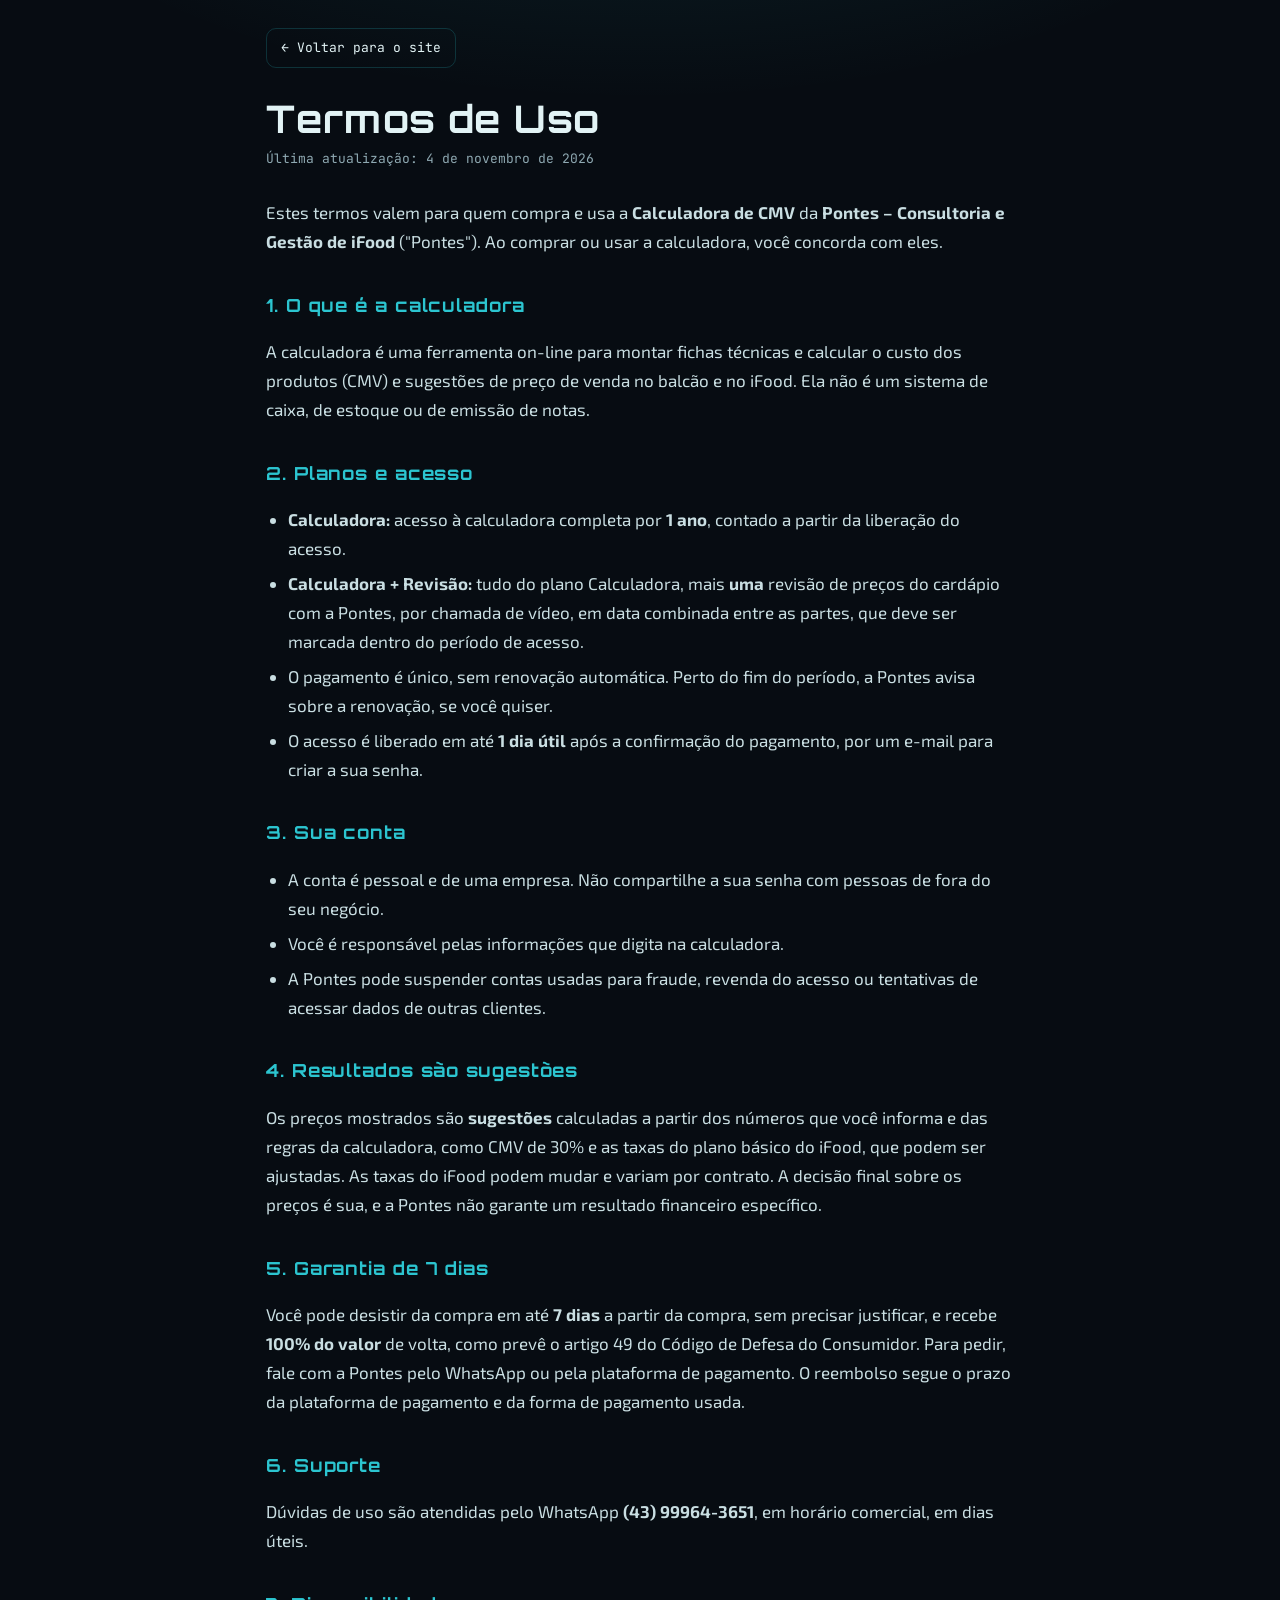
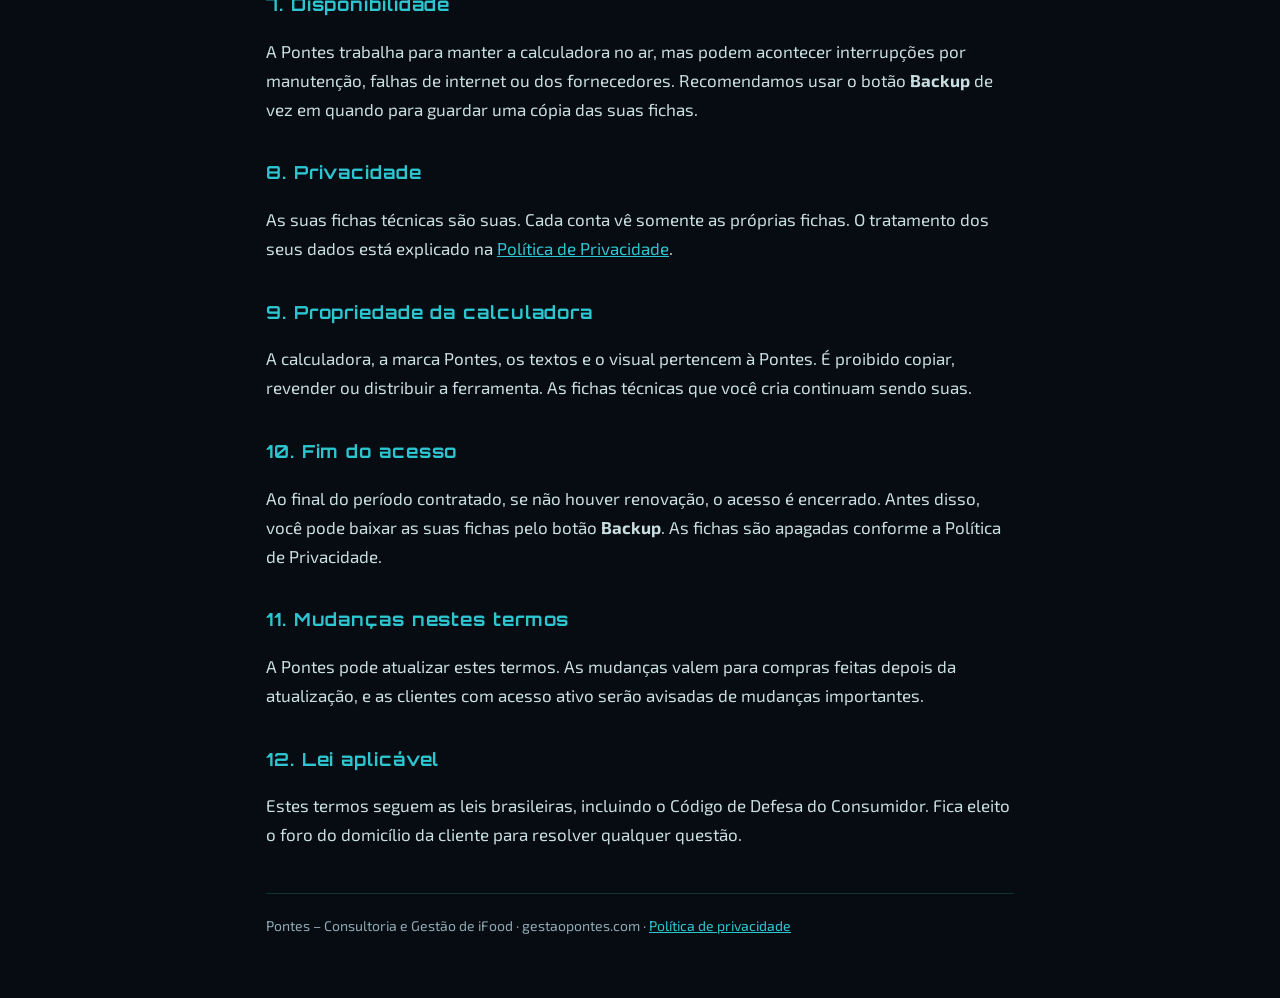
<file: termos/index.html>
<!doctype html>
<html lang="pt-BR">
<head>
<meta charset="utf-8">
<meta name="viewport" content="width=device-width, initial-scale=1, viewport-fit=cover">
<title>Termos de Uso · Pontes</title>
<link rel="preconnect" href="https://fonts.googleapis.com">
<link rel="preconnect" href="https://fonts.gstatic.com" crossorigin>
<link href="https://fonts.googleapis.com/css2?family=Orbitron:wght@700&family=Exo+2:wght@400;600;700&family=JetBrains+Mono:wght@500&display=swap" rel="stylesheet">
<link rel="stylesheet" href="/assets/legal.css">
</head>
<body>
<main class="wrap">
  <a class="back" href="/">← Voltar para o site</a>
  <h1>Termos de Uso</h1>
  <p class="updated">Última atualização: 4 de novembro de 2026</p>

  <p>Estes termos valem para quem compra e usa a <b>Calculadora de CMV</b> da <b>Pontes – Consultoria e Gestão de iFood</b>
  ("Pontes"). Ao comprar ou usar a calculadora, você concorda com eles.</p>

  <h2>1. O que é a calculadora</h2>
  <p>A calculadora é uma ferramenta on-line para montar fichas técnicas e calcular o custo dos produtos (CMV) e sugestões de preço
  de venda no balcão e no iFood. Ela não é um sistema de caixa, de estoque ou de emissão de notas.</p>

  <h2>2. Planos e acesso</h2>
  <ul>
    <li><b>Calculadora:</b> acesso à calculadora completa por <b>1 ano</b>, contado a partir da liberação do acesso.</li>
    <li><b>Calculadora + Revisão:</b> tudo do plano Calculadora, mais <b>uma</b> revisão de preços do cardápio com a Pontes, por
      chamada de vídeo, em data combinada entre as partes, que deve ser marcada dentro do período de acesso.</li>
    <li>O pagamento é único, sem renovação automática. Perto do fim do período, a Pontes avisa sobre a renovação, se você quiser.</li>
    <li>O acesso é liberado em até <b>1 dia útil</b> após a confirmação do pagamento, por um e-mail para criar a sua senha.</li>
  </ul>

  <h2>3. Sua conta</h2>
  <ul>
    <li>A conta é pessoal e de uma empresa. Não compartilhe a sua senha com pessoas de fora do seu negócio.</li>
    <li>Você é responsável pelas informações que digita na calculadora.</li>
    <li>A Pontes pode suspender contas usadas para fraude, revenda do acesso ou tentativas de acessar dados de outras clientes.</li>
  </ul>

  <h2>4. Resultados são sugestões</h2>
  <p>Os preços mostrados são <b>sugestões</b> calculadas a partir dos números que você informa e das regras da calculadora, como CMV
  de 30% e as taxas do plano básico do iFood, que podem ser ajustadas. As taxas do iFood podem mudar e variam por contrato.
  A decisão final sobre os preços é sua, e a Pontes não garante um resultado financeiro específico.</p>

  <h2>5. Garantia de 7 dias</h2>
  <p>Você pode desistir da compra em até <b>7 dias</b> a partir da compra, sem precisar justificar, e recebe <b>100% do valor</b>
  de volta, como prevê o artigo 49 do Código de Defesa do Consumidor. Para pedir, fale com a Pontes pelo WhatsApp ou pela
  plataforma de pagamento. O reembolso segue o prazo da plataforma de pagamento e da forma de pagamento usada.</p>

  <h2>6. Suporte</h2>
  <p>Dúvidas de uso são atendidas pelo WhatsApp <b>(43) 99964-3651</b>, em horário comercial, em dias úteis.</p>

  <h2>7. Disponibilidade</h2>
  <p>A Pontes trabalha para manter a calculadora no ar, mas podem acontecer interrupções por manutenção, falhas de internet ou dos
  fornecedores. Recomendamos usar o botão <b>Backup</b> de vez em quando para guardar uma cópia das suas fichas.</p>

  <h2>8. Privacidade</h2>
  <p>As suas fichas técnicas são suas. Cada conta vê somente as próprias fichas. O tratamento dos seus dados está explicado na
  <a href="/privacidade/">Política de Privacidade</a>.</p>

  <h2>9. Propriedade da calculadora</h2>
  <p>A calculadora, a marca Pontes, os textos e o visual pertencem à Pontes. É proibido copiar, revender ou distribuir a ferramenta.
  As fichas técnicas que você cria continuam sendo suas.</p>

  <h2>10. Fim do acesso</h2>
  <p>Ao final do período contratado, se não houver renovação, o acesso é encerrado. Antes disso, você pode baixar as suas fichas pelo
  botão <b>Backup</b>. As fichas são apagadas conforme a Política de Privacidade.</p>

  <h2>11. Mudanças nestes termos</h2>
  <p>A Pontes pode atualizar estes termos. As mudanças valem para compras feitas depois da atualização, e as clientes com acesso
  ativo serão avisadas de mudanças importantes.</p>

  <h2>12. Lei aplicável</h2>
  <p>Estes termos seguem as leis brasileiras, incluindo o Código de Defesa do Consumidor. Fica eleito o foro do domicílio da cliente
  para resolver qualquer questão.</p>

  <footer>Pontes – Consultoria e Gestão de iFood · gestaopontes.com · <a href="/privacidade/">Política de privacidade</a></footer>
</main>
</body>
</html>
</file>
<file: assets/legal.css>
/* Páginas de texto (privacidade, termos) no visual Pontes, sem animação. */
:root{
  --bg:#070C12; --panel:rgba(13,22,31,.86); --cyan:#2CC5D0; --line:rgba(44,197,208,.2); --line-hi:rgba(44,197,208,.6);
  --text:#E2F3F5; --muted:#8FA9B2;
  --display:'Orbitron','Exo 2',system-ui,sans-serif; --body:'Exo 2',system-ui,sans-serif; --mono:'JetBrains Mono',ui-monospace,monospace;
  color-scheme:dark;
}
*{box-sizing:border-box}
body{margin:0;font-family:var(--body);font-size:17px;line-height:1.7;color:var(--text);background:var(--bg);
  background-image:radial-gradient(1200px 600px at 50% -10%,rgba(44,197,208,.14),transparent 60%)}
a{color:var(--cyan)}
:focus-visible{outline:2px solid var(--cyan);outline-offset:3px}
.wrap{max-width:780px;margin:0 auto;padding-left:max(16px,env(safe-area-inset-left,0px));padding-right:max(16px,env(safe-area-inset-right,0px));padding-block:28px 60px}
.back{font-family:var(--mono);font-size:13px;text-decoration:none;border:1px solid var(--line);padding:8px 14px;border-radius:10px;color:var(--text);display:inline-block}
.back:hover{border-color:var(--line-hi)}
h1{font-family:var(--display);font-size:clamp(26px,4.5vw,38px);letter-spacing:.03em;line-height:1.2;margin:28px 0 6px;text-wrap:balance}
.updated{font-family:var(--mono);font-size:13px;color:var(--muted);margin:0 0 28px}
h2{font-family:var(--display);font-size:18px;letter-spacing:.05em;color:var(--cyan);margin:34px 0 8px;text-wrap:balance}
p,li{color:#C9DEE2}
ul{padding-left:22px}
li{margin-bottom:6px}
.box{background:var(--panel);border:1px solid var(--line);border-radius:12px;padding:16px 20px}
footer{margin-top:44px;padding-top:20px;border-top:1px solid var(--line);color:var(--muted);font-size:14px}
</file>
